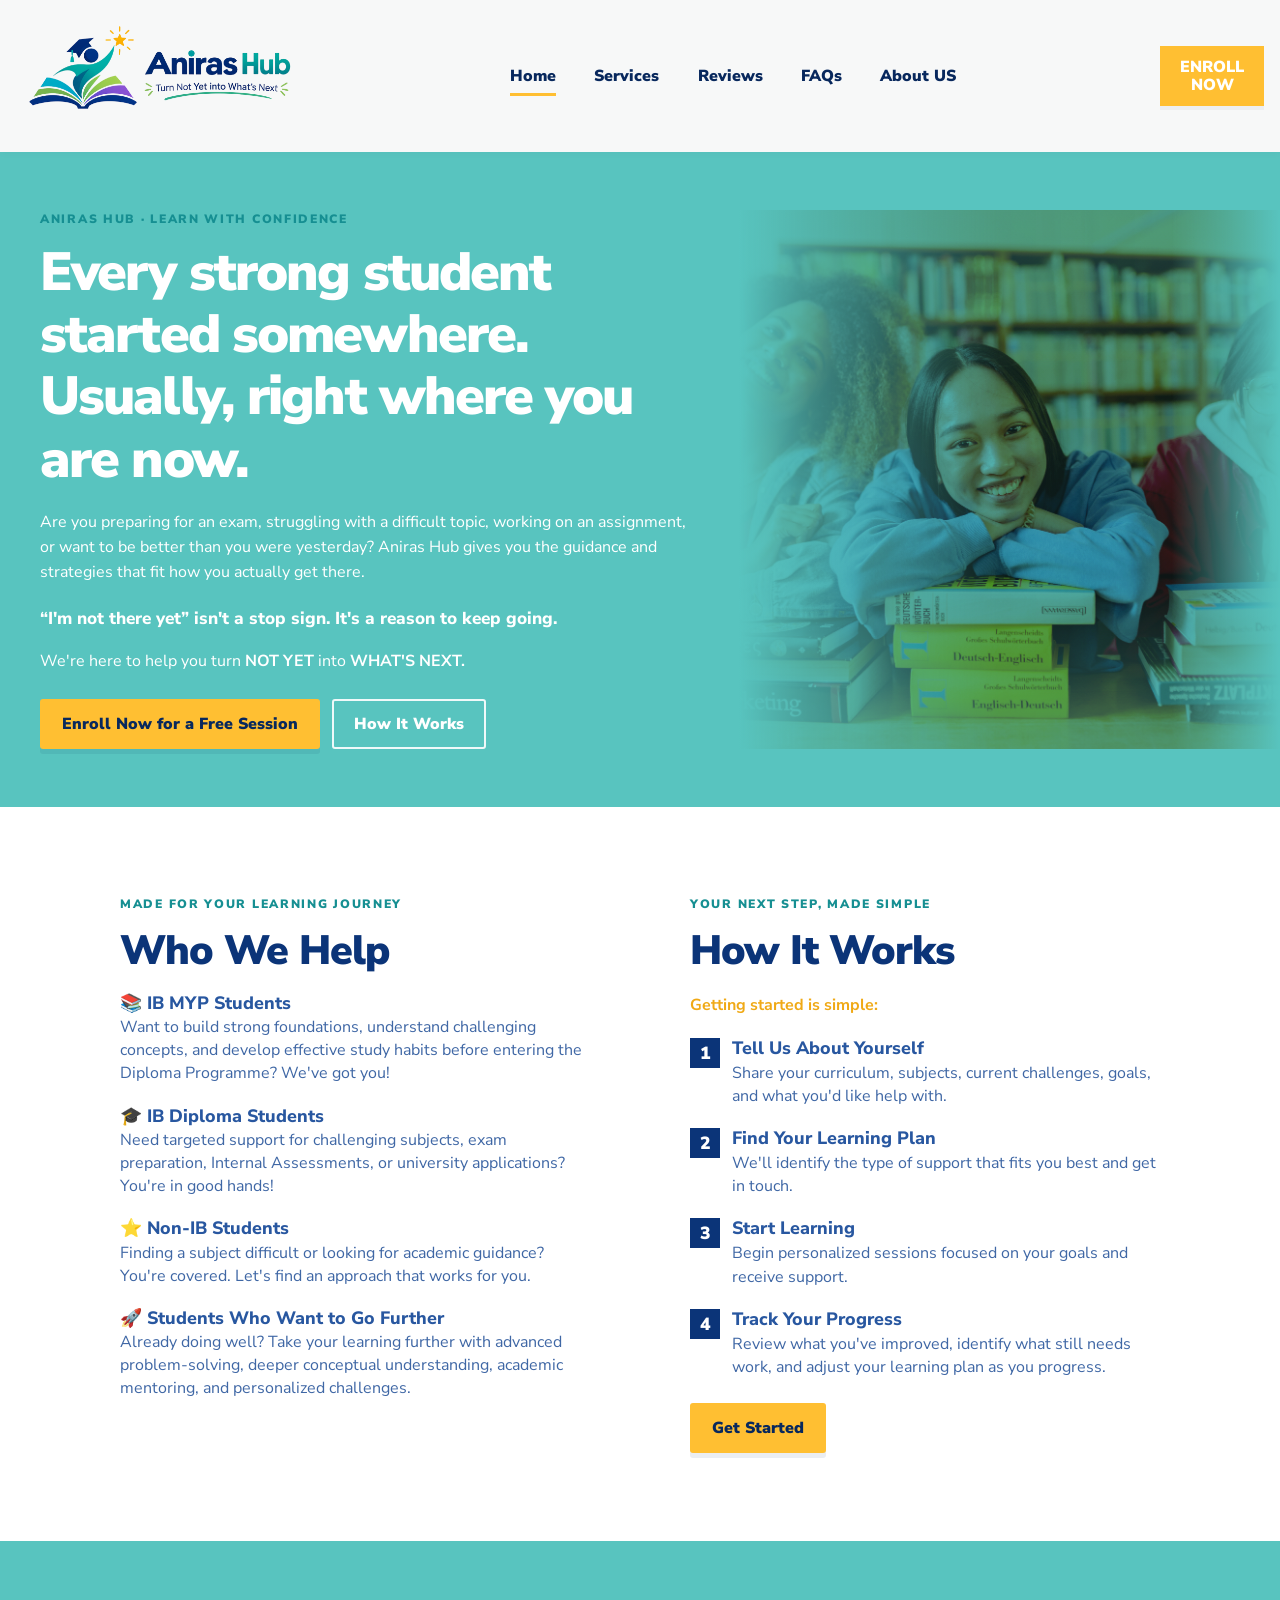
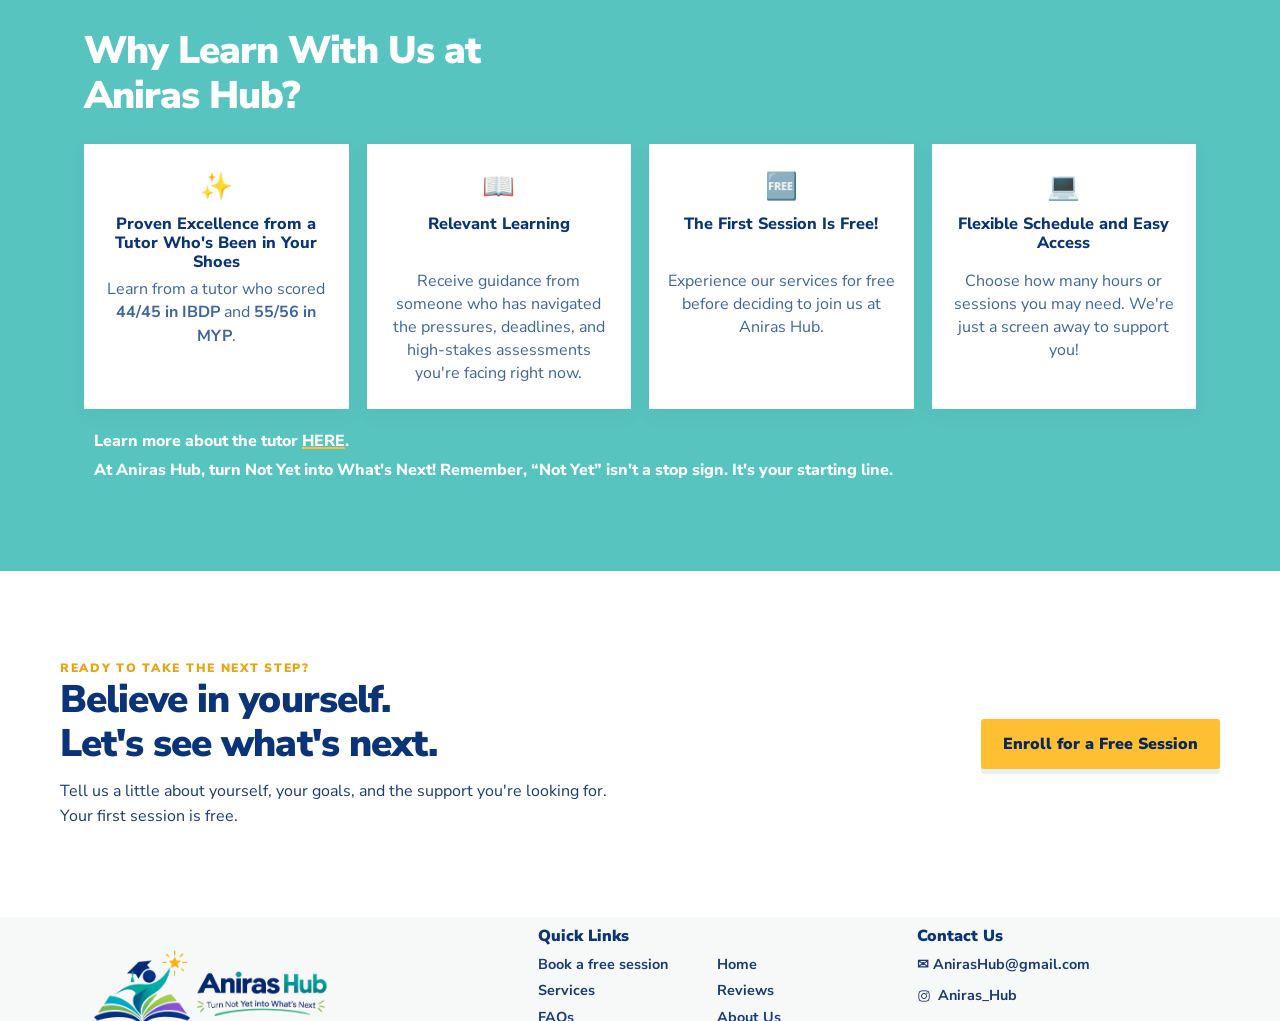
<file: index.html>
<!DOCTYPE html>
<html lang="en">
<head>

    <!-- Google tag (gtag.js) -->
<script async src="https://www.googletagmanager.com/gtag/js?id=G-6J0DE6ERBE"></script>
<script>
  window.dataLayer = window.dataLayer || [];
  function gtag(){dataLayer.push(arguments);}
  gtag('js', new Date());

  gtag('config', 'G-6J0DE6ERBE');
</script>
    
    <meta charset="UTF-8">
    <meta http-equiv="refresh" content="0; url=home.html">
    <meta name="viewport" content="width=device-width, initial-scale=1.0">
    <title>Redirecting...</title>
</head>
<body>
    <p>If you are not redirected automatically,
       <a href="home.html">click here</a>.</p>
</body>
</html>
</file>
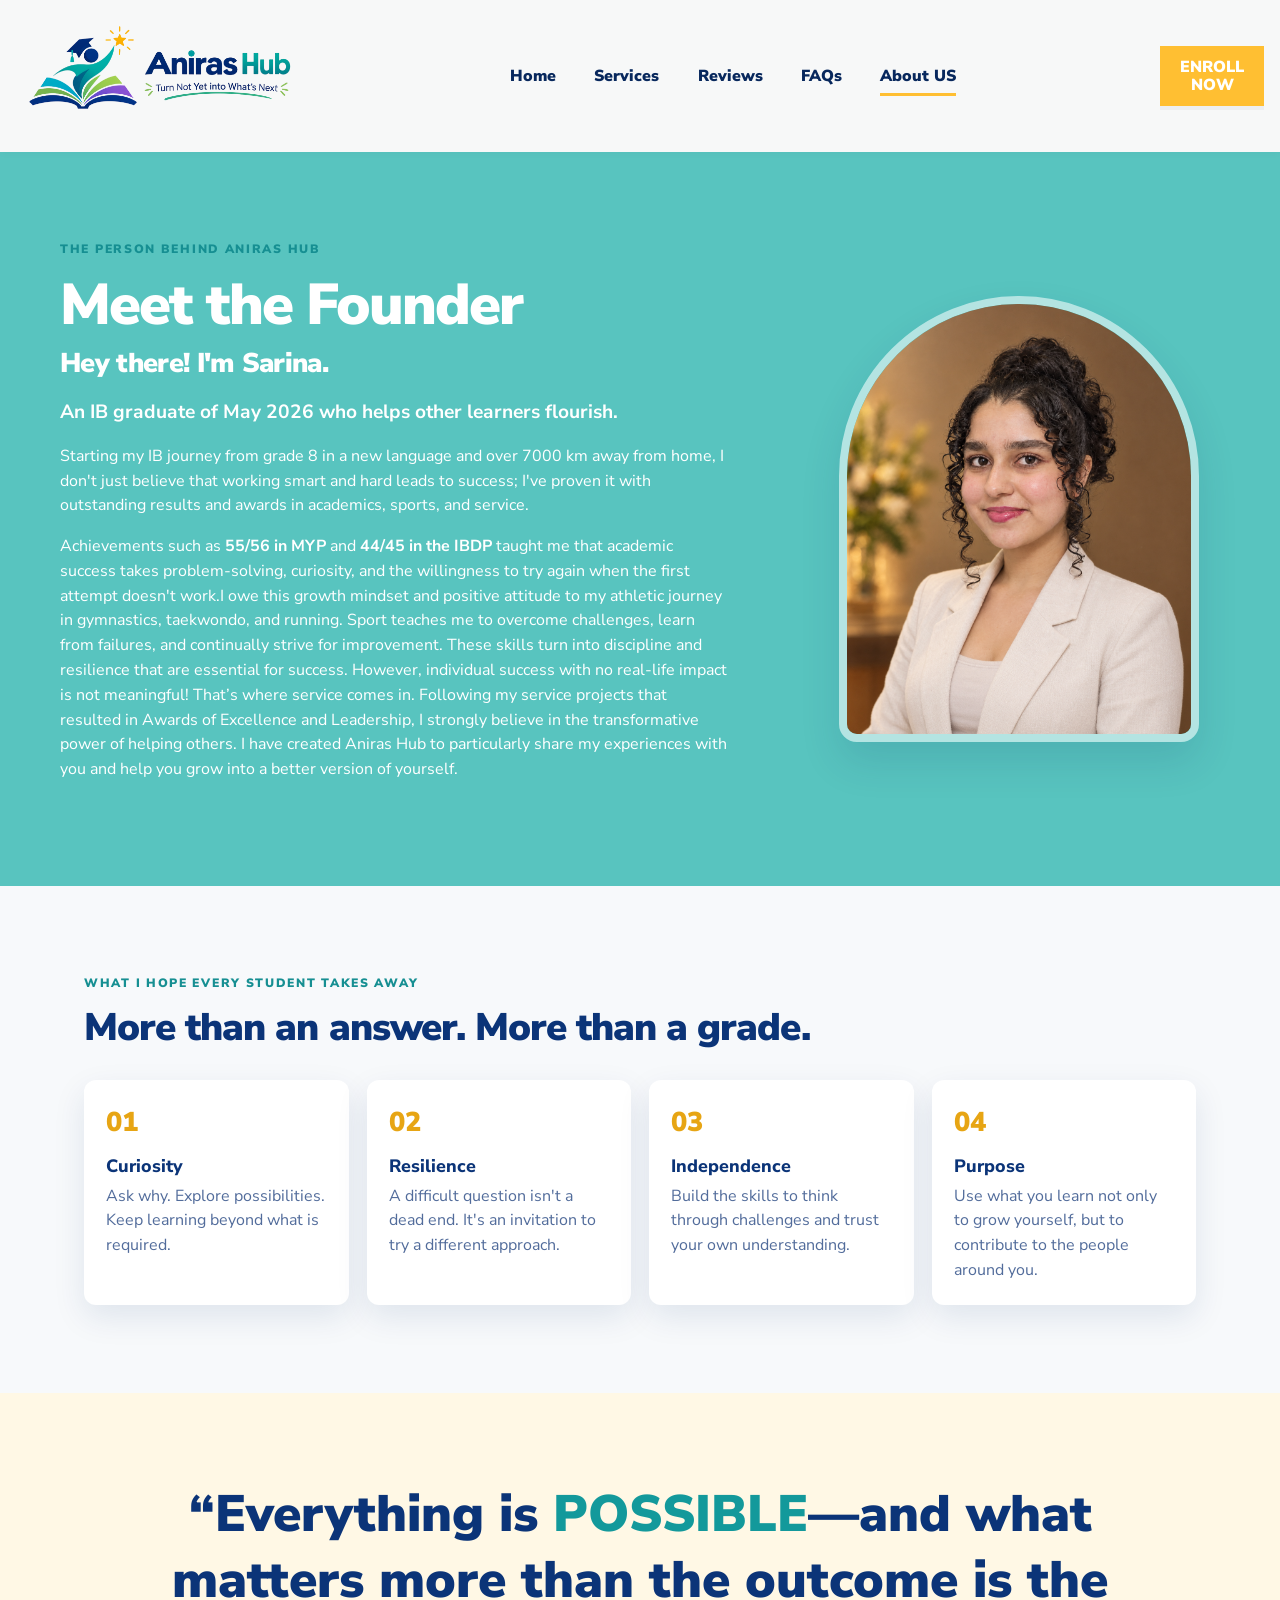
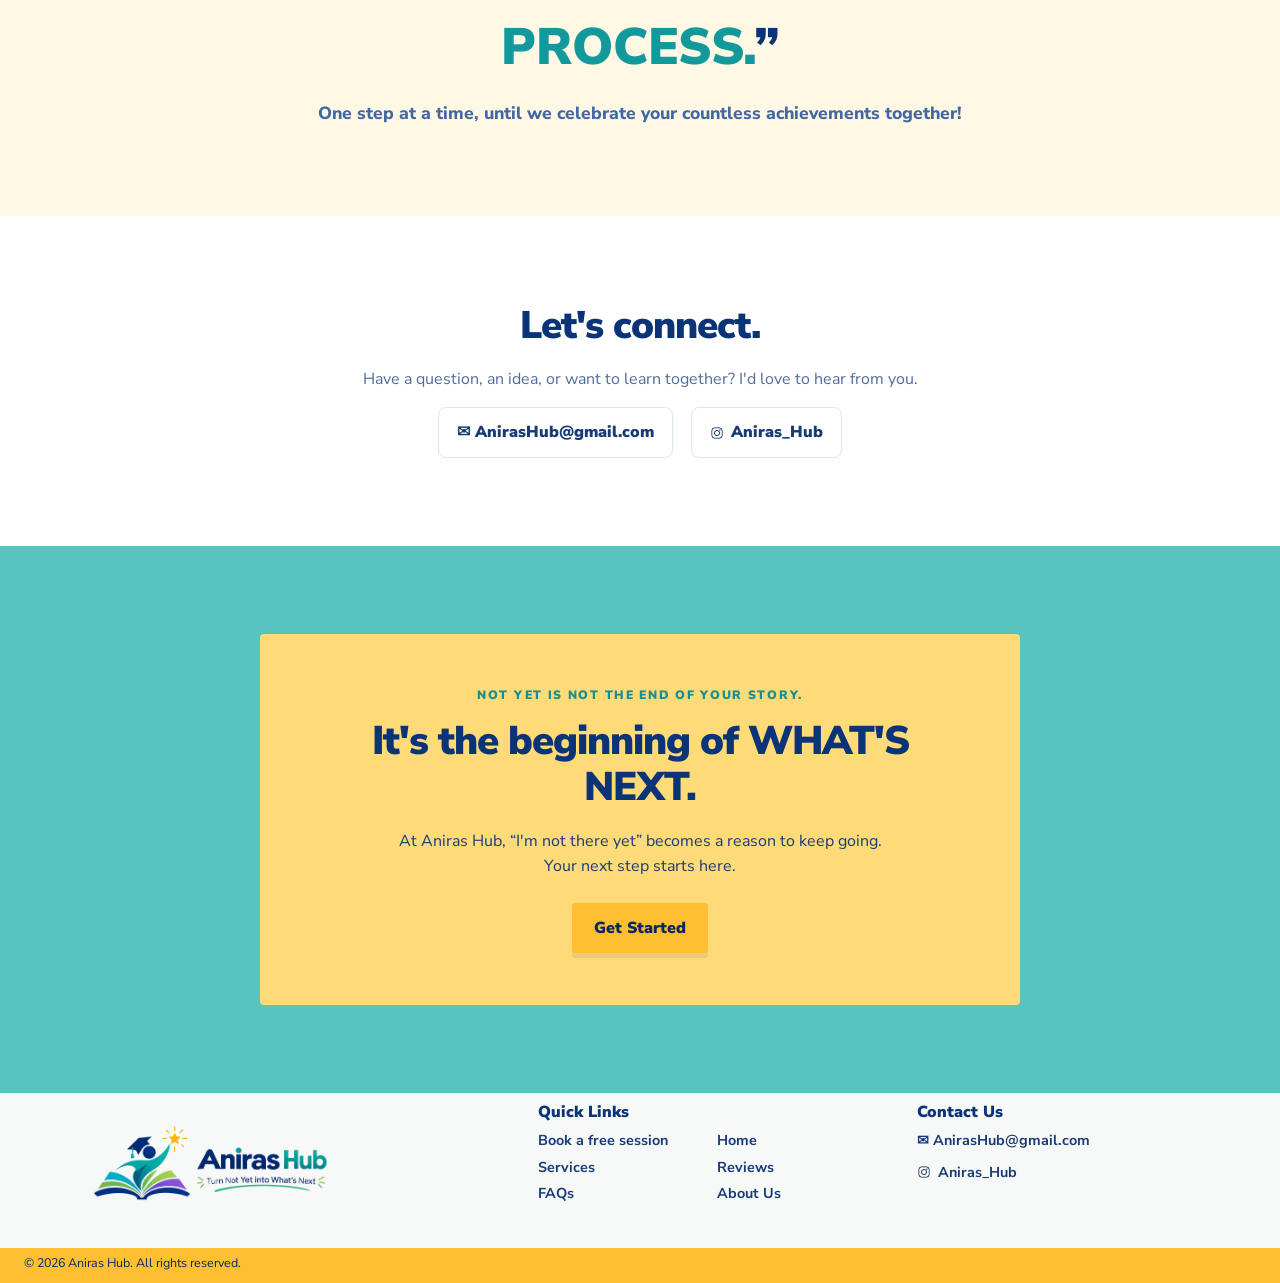
<file: about.html>
<!doctype html>
<html lang="en">
<head>

<!-- Google tag (gtag.js) -->
<script async src="https://www.googletagmanager.com/gtag/js?id=G-6J0DE6ERBE"></script>
<script>
  window.dataLayer = window.dataLayer || [];
  function gtag(){dataLayer.push(arguments);}
  gtag('js', new Date());

  gtag('config', 'G-6J0DE6ERBE');
</script>

    
    <meta charset="utf-8">
    <meta name="viewport" content="width=device-width, initial-scale=1">
    <meta name="description" content="Meet Sarina, founder of Aniras Hub, and discover the values behind the learning platform.">
    <title>About Us | Aniras Hub</title>
    <link rel="icon" href="assets/aniras-hub-logo.png">
    <link rel="preconnect" href="https://fonts.googleapis.com">
    <link rel="preconnect" href="https://fonts.gstatic.com" crossorigin>
    <link href="https://fonts.googleapis.com/css2?family=Nunito+Sans:wght@400;500;600;700;800;900&display=swap" rel="stylesheet">
    <link rel="stylesheet" href="styles.css">
    <script src="script.js" defer></script>
</head>

<body>
    <div id="site-header"></div>

    <main>
        <section class="about-hero section-pad">
            <div class="about-hero-copy">
                <p class="eyebrow">THE PERSON BEHIND ANIRAS HUB</p>
                <h1>Meet the Founder</h1>
                <h2>Hey there! I'm Sarina.</h2>
                <p class="lead">An IB graduate of May 2026 who helps other learners flourish.</p>
                <p>Starting my IB journey from grade 8 in a new language and over 7000 km away from home, I don't just believe that working smart and hard leads to success; I've proven it with outstanding results and awards in academics, sports, and service.</p>
                <p>Achievements such as <strong>55/56 in MYP</strong> and <strong>44/45 in the IBDP</strong> taught me that academic success takes problem-solving, curiosity, and the willingness to try again when the first attempt doesn't work.I owe this growth mindset and positive attitude to my athletic journey in gymnastics, taekwondo, and running. Sport teaches me to overcome challenges, learn from failures, and continually strive for improvement. These skills turn into discipline and resilience that are essential for success. However, individual success with no real-life impact is not meaningful! That’s where service comes in. Following my service projects that resulted in Awards of Excellence and Leadership, I strongly believe in the transformative power of helping others. I have created Aniras Hub to particularly share my experiences with you and help you grow into a better version of yourself.</p>
            </div>

            <div class="founder-photo-frame">
                <!-- FOUNDER PHOTO: replace assets/founder-sarina.png with your preferred photo, or update this src. -->
                <img src="assets/founder-sarina.png" alt="Sarina, founder of Aniras Hub">
            </div>
        </section>

        <section class="values-section section-pad">
            <div class="container">
                <p class="eyebrow">WHAT I HOPE EVERY STUDENT TAKES AWAY</p>
                <h2>More than an answer. More than a grade.</h2>

                <div class="values-grid">
                    <article>
                        <span>01</span>
                        <h3>Curiosity</h3>
                        <p>Ask why. Explore possibilities. Keep learning beyond what is required.</p>
                    </article>

                    <article>
                        <span>02</span>
                        <h3>Resilience</h3>
                        <p>A difficult question isn't a dead end. It's an invitation to try a different approach.</p>
                    </article>

                    <article>
                        <span>03</span>
                        <h3>Independence</h3>
                        <p>Build the skills to think through challenges and trust your own understanding.</p>
                    </article>

                    <article>
                        <span>04</span>
                        <h3>Purpose</h3>
                        <p>Use what you learn not only to grow yourself, but to contribute to the people around you.</p>
                    </article>
                </div>
            </div>
        </section>

        <section class="quote-section section-pad">
            <div class="container">
                <p class="quote-large">“Everything is <span>POSSIBLE</span>—and what matters more than the outcome is the <span>PROCESS.</span>”</p>
                <p class="quote-small">One step at a time, until we celebrate your countless achievements together!</p>
            </div>
        </section>

        <section class="about-contact section-pad">
            <div class="container">
                <h2>Let's connect.</h2>
                <p>Have a question, an idea, or want to learn together? I'd love to hear from you.</p>

                <div class="contact-links">
                    <a href="mailto:AnirasHub@gmail.com">
                        ✉ AnirasHub@gmail.com
                    </a>

                    <a href="https://www.instagram.com/sarina.alhdn/"
                       target="_blank"
                       rel="noopener">
                        <img
                            src="assets/insta-logo.png"
                            alt=""
                            class="instagram-icon"
                        >
                        <span>Aniras_Hub</span>
                    </a>
                </div>
            </div>
        </section>

        <section class="about-final-cta section-pad">
            <div class="cta-panel">
                <p class="eyebrow">NOT YET IS NOT THE END OF YOUR STORY.</p>
                <h2>It's the beginning of WHAT'S NEXT.</h2>
                <p>At Aniras Hub, “I'm not there yet” becomes a reason to keep going.<br> Your next step starts here.</p>
                <a class="button button-yellow" href="https://forms.gle/1qeqk1FDT8qyGmPd8" target="_blank" rel="noopener">Get Started</a>
            </div>
        </section>
    </main>

    <div id="site-footer"></div>
</body>
</html>
</file>
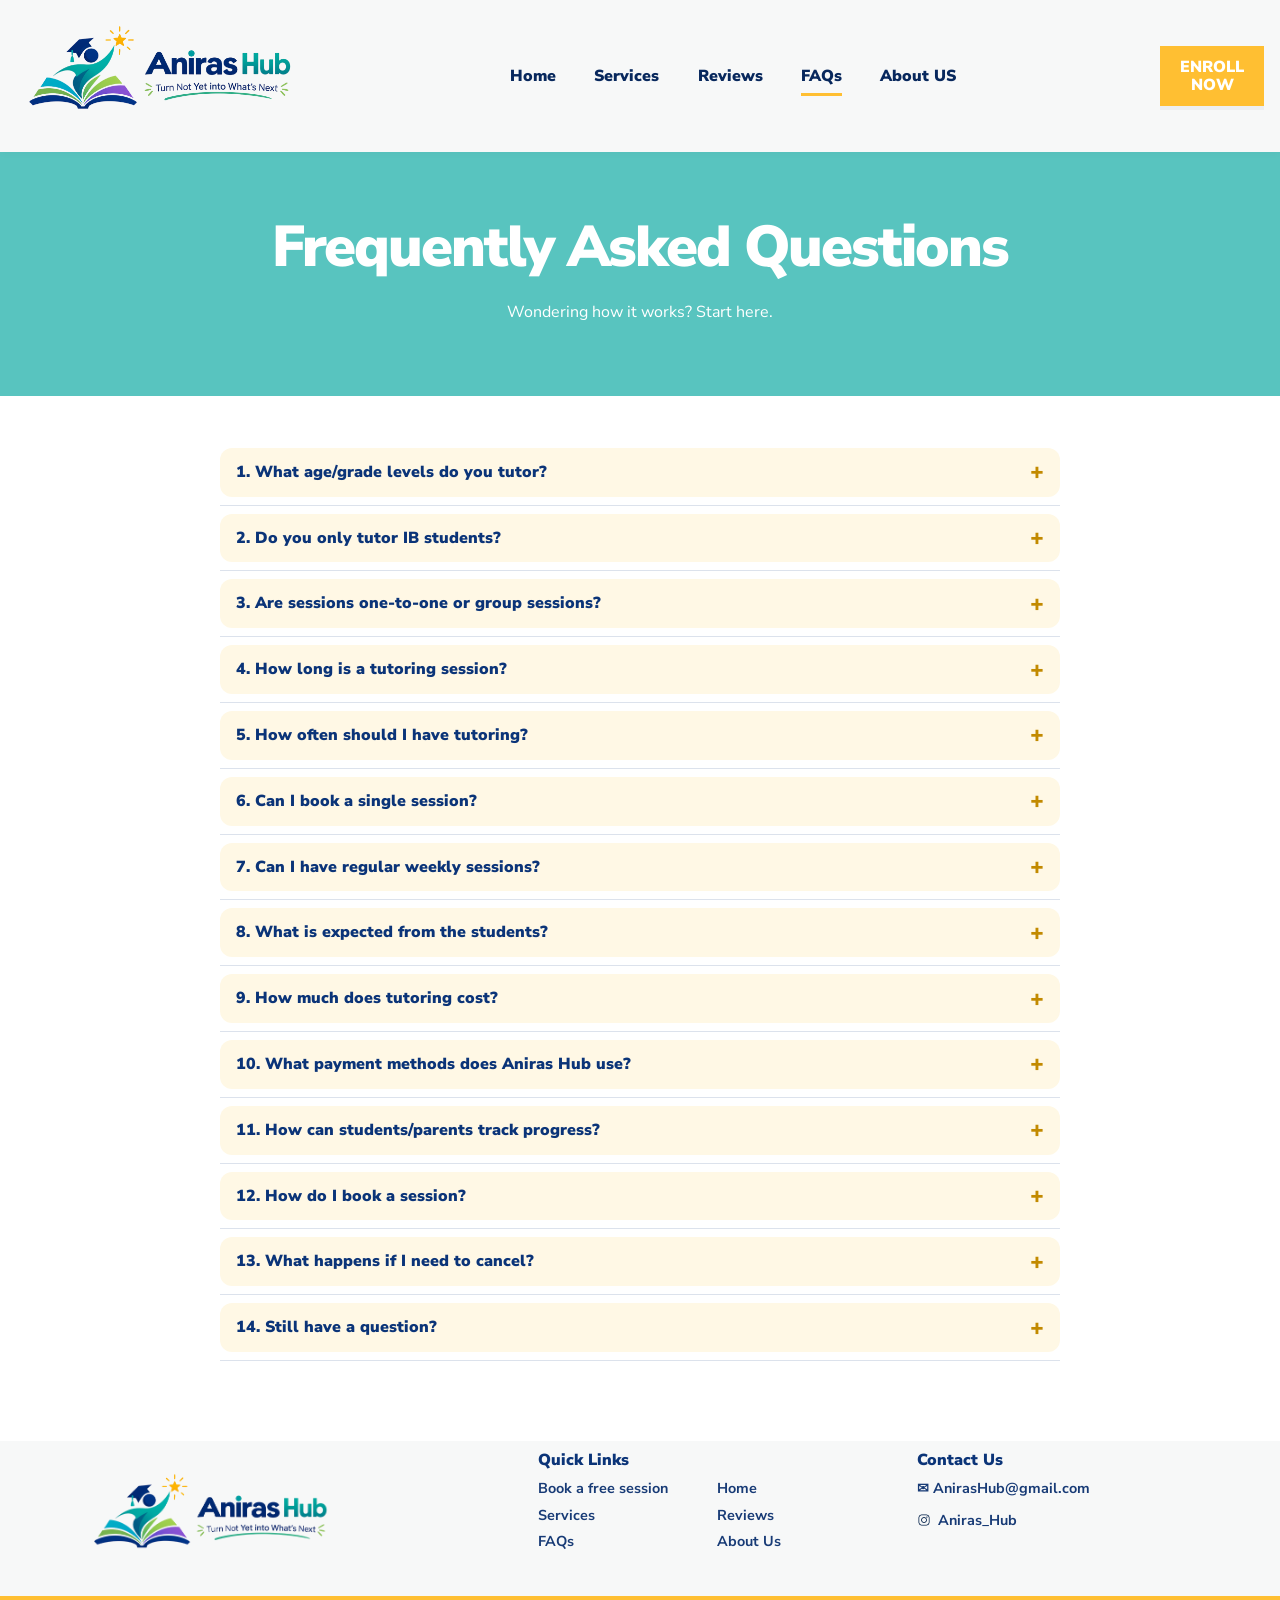
<file: faqs.html>
<!doctype html>
<html lang="en">
<head>

<!-- Google tag (gtag.js) -->
<script async src="https://www.googletagmanager.com/gtag/js?id=G-6J0DE6ERBE"></script>
<script>
  window.dataLayer = window.dataLayer || [];
  function gtag(){dataLayer.push(arguments);}
  gtag('js', new Date());

  gtag('config', 'G-6J0DE6ERBE');
</script>

    
    <meta charset="utf-8">
    <meta name="viewport" content="width=device-width, initial-scale=1">
    <meta name="description" content="Answers to common questions about Aniras Hub tutoring and academic support.">
    <title>FAQs | Aniras Hub</title>
    <link rel="icon" href="assets/aniras-hub-logo.png">
    <link rel="preconnect" href="https://fonts.googleapis.com">
    <link rel="preconnect" href="https://fonts.gstatic.com" crossorigin>
    <link href="https://fonts.googleapis.com/css2?family=Nunito+Sans:wght@400;500;600;700;800;900&display=swap" rel="stylesheet">
    <link rel="stylesheet" href="styles.css">
    <script src="script.js" defer></script>
</head>

<body>
    <div id="site-header"></div>

    <main>
        <section class="faq-hero">
            <h1>Frequently Asked Questions</h1>
            <p>Wondering how it works? Start here.</p>
        </section>

        <section class="faq-list container section-pad" aria-label="Frequently asked questions">
            <details class="faq-item">
                <summary>1. What age/grade levels do you tutor?</summary>
                <div class="faq-answer">
                    <p>We currently support students from grade 6–12.</p>
                </div>
            </details>

            <details class="faq-item">
                <summary>2. Do you only tutor IB students?</summary>
                <div class="faq-answer">
                    <p>Our main focus is IB MYP and DP students. However, some services may also be suitable for students outside the IB depending on the subject and their goals.</p>
                </div>
            </details>

            <details class="faq-item">
                <summary>3. Are sessions one-to-one or group sessions?</summary>
                <div class="faq-answer">
                    <p>Our tutoring is primarily one-to-one, allowing sessions to be tailored to each student's needs and pace. Based on availability, group sessions are offered to tutees who wish to use this service.</p>
                </div>
            </details>

            <details class="faq-item">
                <summary>4. How long is a tutoring session?</summary>
                <div class="faq-answer">
                    <p>Sessions are typically 60 minutes, depending on the student's needs and service selected.</p>
                </div>
            </details>

            <details class="faq-item">
                <summary>5. How often should I have tutoring?</summary>
                <div class="faq-answer">
                    <p>There is no universal answer. Some students benefit from weekly sessions, while others may need more intensive support before exams. We'll recommend a schedule based on your goals, workload, and available time.</p>
                </div>
            </details>

            <details class="faq-item">
                <summary>6. Can I book a single session?</summary>
                <div class="faq-answer">
                    <p>Yes. You may also book a <strong>free 20-minute session</strong> to receive a consultation and experience our services before joining Aniras Hub.</p>
                </div>
            </details>

            <details class="faq-item">
                <summary>7. Can I have regular weekly sessions?</summary>
                <div class="faq-answer">
                    <p>Yes. Regular sessions can be arranged for students who want ongoing support and progress tracking. You may contact us to find out about available packages and discounts.</p>
                </div>
            </details>

            <details class="faq-item">
                <summary>8. What is expected from the students?</summary>
                <div class="faq-answer">
                    <p>Students are expected to have access to Google Meet and be on time for classes.</p>
                    <p>To ensure efficient use of time and high-quality tutoring sessions, students must email the tutor at least 6 hours before their class to communicate the topics or questions they need assistance with during the session.</p>
                </div>
            </details>

            <details class="faq-item">
                <summary>9. How much does tutoring cost?</summary>
                <div class="faq-answer">
                    <p>Depending on the subject and grade level, some services are free and some are paid. To find more details, you may click <a href="https://forms.gle/1qeqk1FDT8qyGmPd8" target="_blank" rel="noopener">here</a>.</p>
                </div>
            </details>

            <details class="faq-item">
                <summary>10. What payment methods does Aniras Hub use?</summary>
                <div class="faq-answer">
                    <p>PayPal and e-transfer.</p>
                </div>
            </details>

            <details class="faq-item">
                <summary>11. How can students/parents track progress?</summary>
                <div class="faq-answer">
                    <p>You can receive periodic progress updates covering topics studied, areas of improvement, and recommended next steps.</p>
                </div>
            </details>

            <details class="faq-item">
                <summary>12. How do I book a session?</summary>
                <div class="faq-answer">
                    <p>Fill out <a href="https://forms.gle/1qeqk1FDT8qyGmPd8" target="_blank" rel="noopener">this form</a>.</p>
                </div>
            </details>

            <details class="faq-item">
                <summary>13. What happens if I need to cancel?</summary>
                <div class="faq-answer">
                    <p>Let us know at least 6 hours before the session by emailing us at <a href="mailto:AnirasHub@gmail.com">AnirasHub@gmail.com</a> and making the necessary changes on the calendar.</p>
                </div>
            </details>

            <details class="faq-item">
                <summary>14. Still have a question?</summary>
                <div class="faq-answer">
                    <p>We're happy to help. Contact us either at <a href="mailto:AnirasHub@gmail.com">AnirasHub@gmail.com</a>, or <a href="https://www.instagram.com/sarina.alhdn/" target="_blank" rel="noopener">Aniras_Hub</a>.</p>
                </div>
            </details>
        </section>
    </main>

    <div id="site-footer"></div>
</body>
</html>
</file>
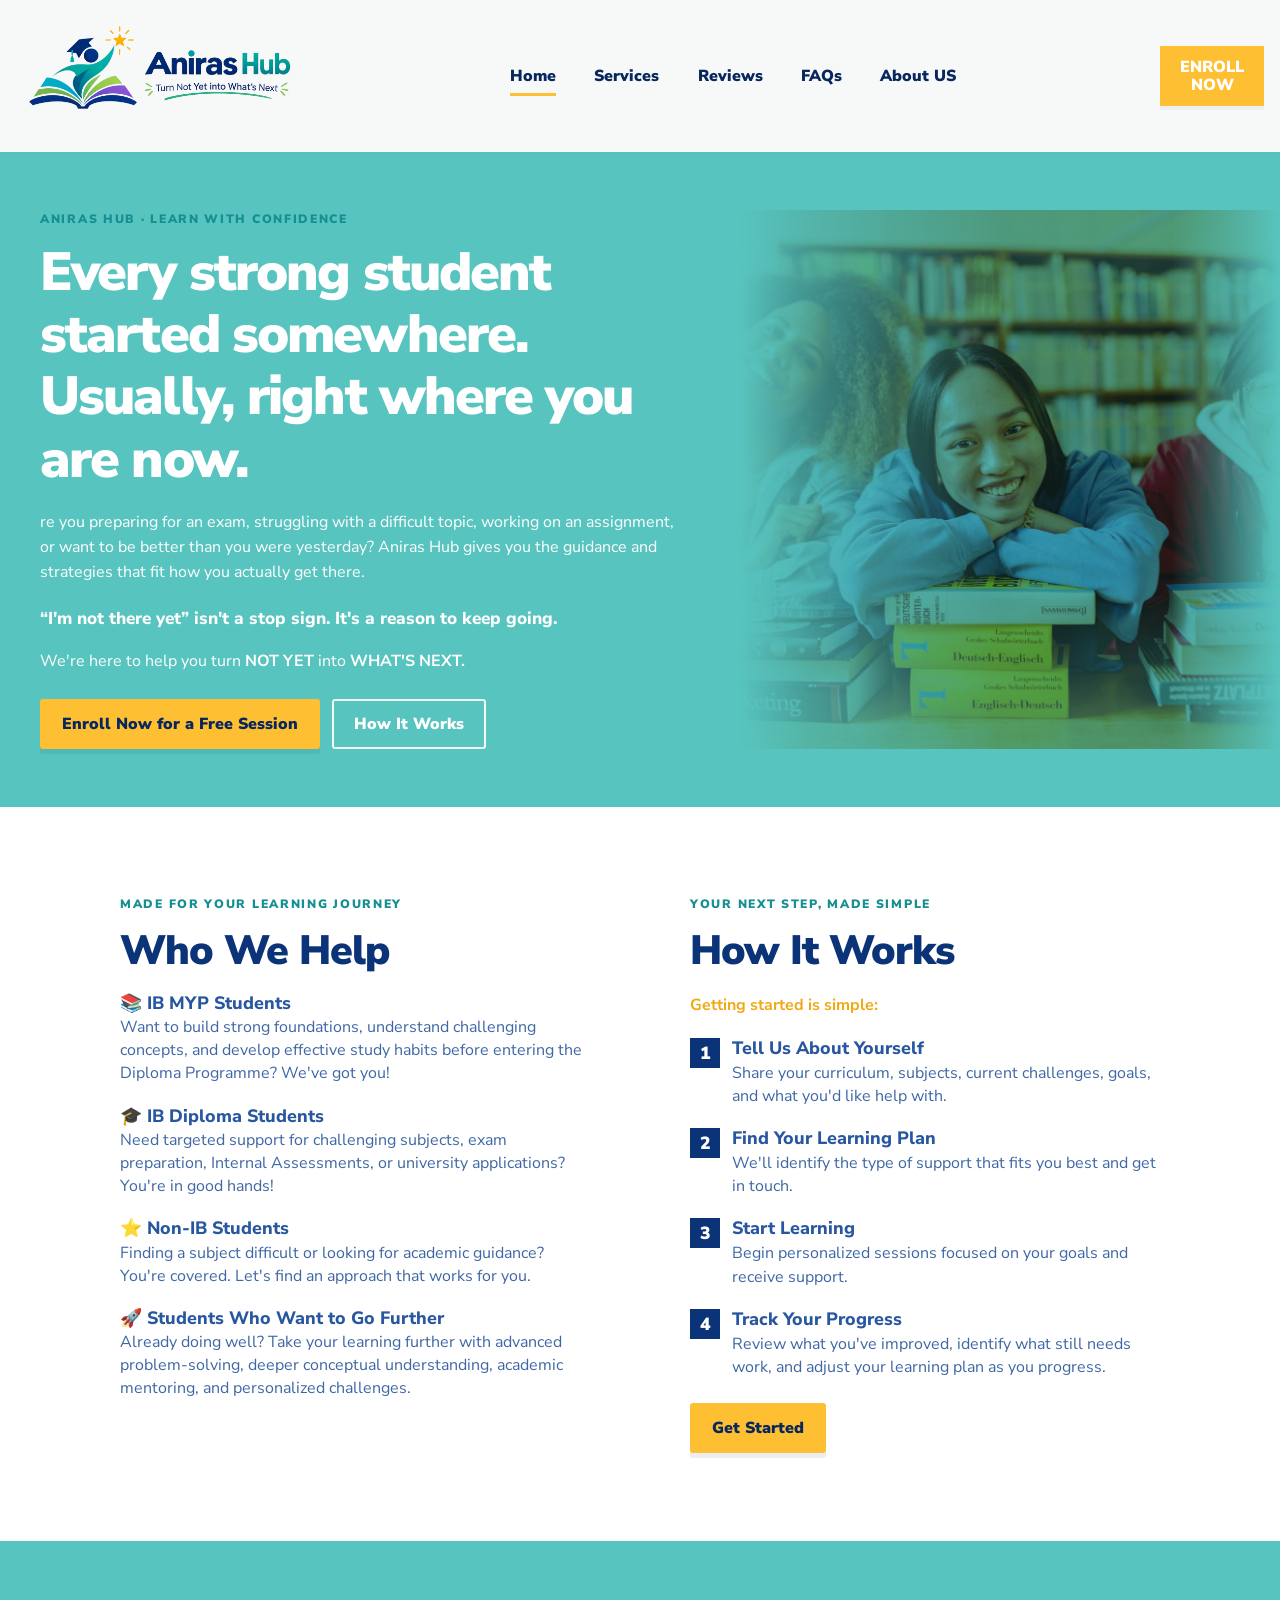
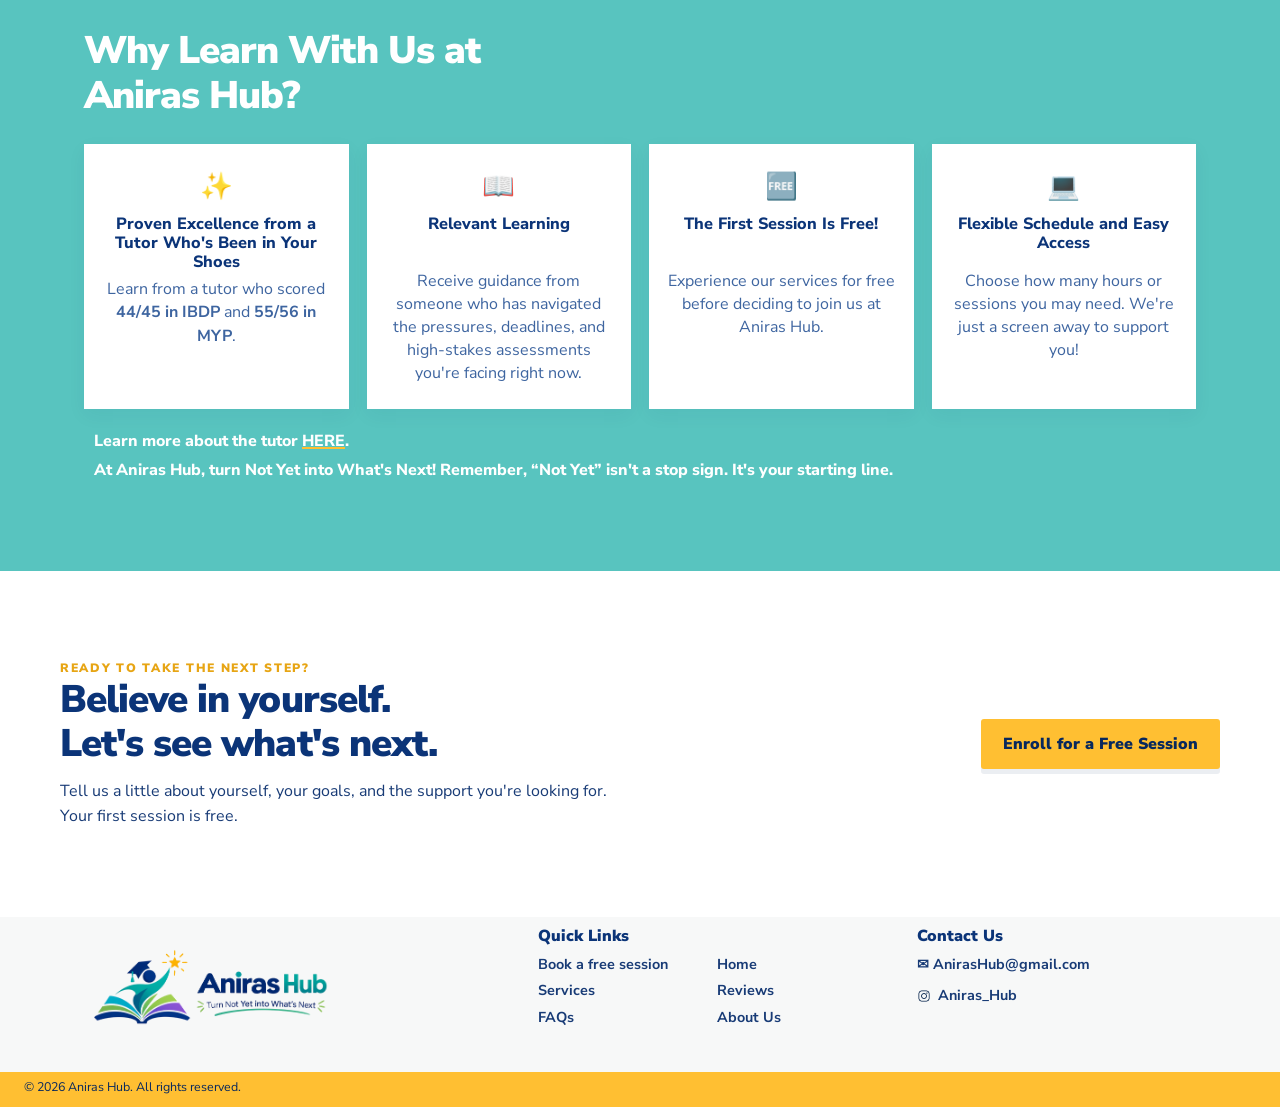
<file: Home.html>
<!doctype html>
<html lang="en">
<head>
  <meta charset="utf-8">
  <meta name="viewport" content="width=device-width, initial-scale=1">
  <meta name="description" content="Personalized tutoring and academic guidance for IB MYP, IB Diploma, and other students at Aniras Hub.">
  <title>Aniras Hub | Turn Not Yet into What's Next</title>
  <link rel="icon" href="assets/aniras-hub-logo.png">
  <link rel="preconnect" href="https://fonts.googleapis.com">
  <link rel="preconnect" href="https://fonts.gstatic.com" crossorigin>
  <link href="https://fonts.googleapis.com/css2?family=Nunito+Sans:wght@400;500;600;700;800;900&display=swap" rel="stylesheet">
  <link rel="stylesheet" href="styles.css">
  <script src="script.js" defer></script>
</head>
<body>
  <div id="site-header"></div>
  <main>
    <section class="hero home-hero">
      <div class="hero-copy">
        <p class="eyebrow">ANIRAS HUB · LEARN WITH CONFIDENCE</p>
        <h1>Every strong student started somewhere.<br><span>Usually, right where you are now.</span></h1>
        <p>re you preparing for an exam, struggling with a difficult topic, working on an assignment, or want to be better than you were yesterday? Aniras Hub gives you the guidance and strategies that fit how you actually get there.</p>
        <p class="hero-emphasis">“I'm not there yet” isn't a stop sign. It's a reason to keep going.</p>
        <p>We're here to help you turn <strong>NOT YET</strong> into <strong>WHAT'S NEXT.</strong></p>
        <div class="button-row">
          <a class="button button-yellow" href="https://forms.gle/1qeqk1FDT8qyGmPd8" target="_blank" rel="noopener">Enroll Now for a Free Session</a>
          <a class="button button-outline" href="#who-we-help">How It Works</a>
        </div>
      </div>
      <div class="hero-photo-wrap">
        <!-- IMAGE LOCATION: replace assets/students.jpg with your own file or change the URL here. -->
        <img src="assets/students.jpg" alt="Students learning together in a library" class="hero-photo">
      </div>
    </section>

    <section class="split-section section-pad" id="who-we-help">
      <div class="who-list">
        <p class="eyebrow">MADE FOR YOUR LEARNING JOURNEY</p>
        <h2>Who We Help</h2>
        <article class="audience-item"><h3>📚 IB MYP Students</h3><p>Want to build strong foundations, understand challenging concepts, and develop effective study habits before entering the Diploma Programme? We've got you!</p></article>
        <article class="audience-item"><h3>🎓 IB Diploma Students</h3><p>Need targeted support for challenging subjects, exam preparation, Internal Assessments, or university applications? You're in good hands!</p></article>
        <article class="audience-item"><h3>⭐ Non-IB Students</h3><p>Finding a subject difficult or looking for academic guidance? You're covered. Let's find an approach that works for you.</p></article>
        <article class="audience-item"><h3>🚀 Students Who Want to Go Further</h3><p>Already doing well? Take your learning further with advanced problem-solving, deeper conceptual understanding, academic mentoring, and personalized challenges.</p></article>
      </div>
      <div class="steps-list">
        <p class="eyebrow">YOUR NEXT STEP, MADE SIMPLE</p>
        <h2>How It Works</h2>
        <p class="section-intro">Getting started is simple:</p>
        <ol class="steps">
          <li><span class="step-number">1</span><div><h3>Tell Us About Yourself</h3><p>Share your curriculum, subjects, current challenges, goals, and what you'd like help with.</p></div></li>
          <li><span class="step-number">2</span><div><h3>Find Your Learning Plan</h3><p>We'll identify the type of support that fits you best and get in touch.</p></div></li>
          <li><span class="step-number">3</span><div><h3>Start Learning</h3><p>Begin personalized sessions focused on your goals and receive support.</p></div></li>
          <li><span class="step-number">4</span><div><h3>Track Your Progress</h3><p>Review what you've improved, identify what still needs work, and adjust your learning plan as you progress.</p></div></li>
        </ol>
        <a class="button button-yellow" href="https://forms.gle/1qeqk1FDT8qyGmPd8" target="_blank" rel="noopener">Get Started</a>
      </div>
    </section>

    <section class="benefits-section section-pad">
      <div class="container">
        <h2>Why Learn With Us at<br>Aniras Hub?</h2>
        <div class="benefit-grid">
          <article class="benefit-card"><span class="benefit-icon">✨</span><h3>Proven Excellence from a Tutor Who's Been in Your Shoes</h3><p>Learn from a tutor who scored <strong>44/45 in IBDP</strong> and <strong>55/56 in MYP</strong>.</p></article>
          <article class="benefit-card"><span class="benefit-icon">📖</span><h3>Relevant Learning</h3><p>Receive guidance from someone who has navigated the pressures, deadlines, and high-stakes assessments you're facing right now.</p></article>
          <article class="benefit-card"><span class="benefit-icon">🆓</span><h3>The First Session Is Free!</h3><p>Experience our services for free before deciding to join us at Aniras Hub.</p></article>
          <article class="benefit-card"><span class="benefit-icon">💻</span><h3>Flexible Schedule and Easy Access</h3><p>Choose how many hours or sessions you may need. We're just a screen away to support you!</p></article>
        </div>
        <p class="tutor-link">Learn more about the tutor <a href="about.html">HERE</a>.</p>
        <p class="brand-line">At Aniras Hub, turn Not Yet into What's Next! Remember, “Not Yet” isn't a stop sign. It's your starting line.</p>
      </div>
    </section>

    <section class="final-cta section-pad">
      <div><p class="eyebrow">READY TO TAKE THE NEXT STEP?</p><h2>Believe in yourself.<br>Let's see what's next.</h2><p>Tell us a little about yourself, your goals, and the support you're looking for.<br>Your first session is free.</p></div>
      <a class="button button-yellow" href="https://forms.gle/1qeqk1FDT8qyGmPd8" target="_blank" rel="noopener">Enroll for a Free Session</a>
    </section>
  </main>
  <div id="site-footer"></div>
</body>
</html>
</file>
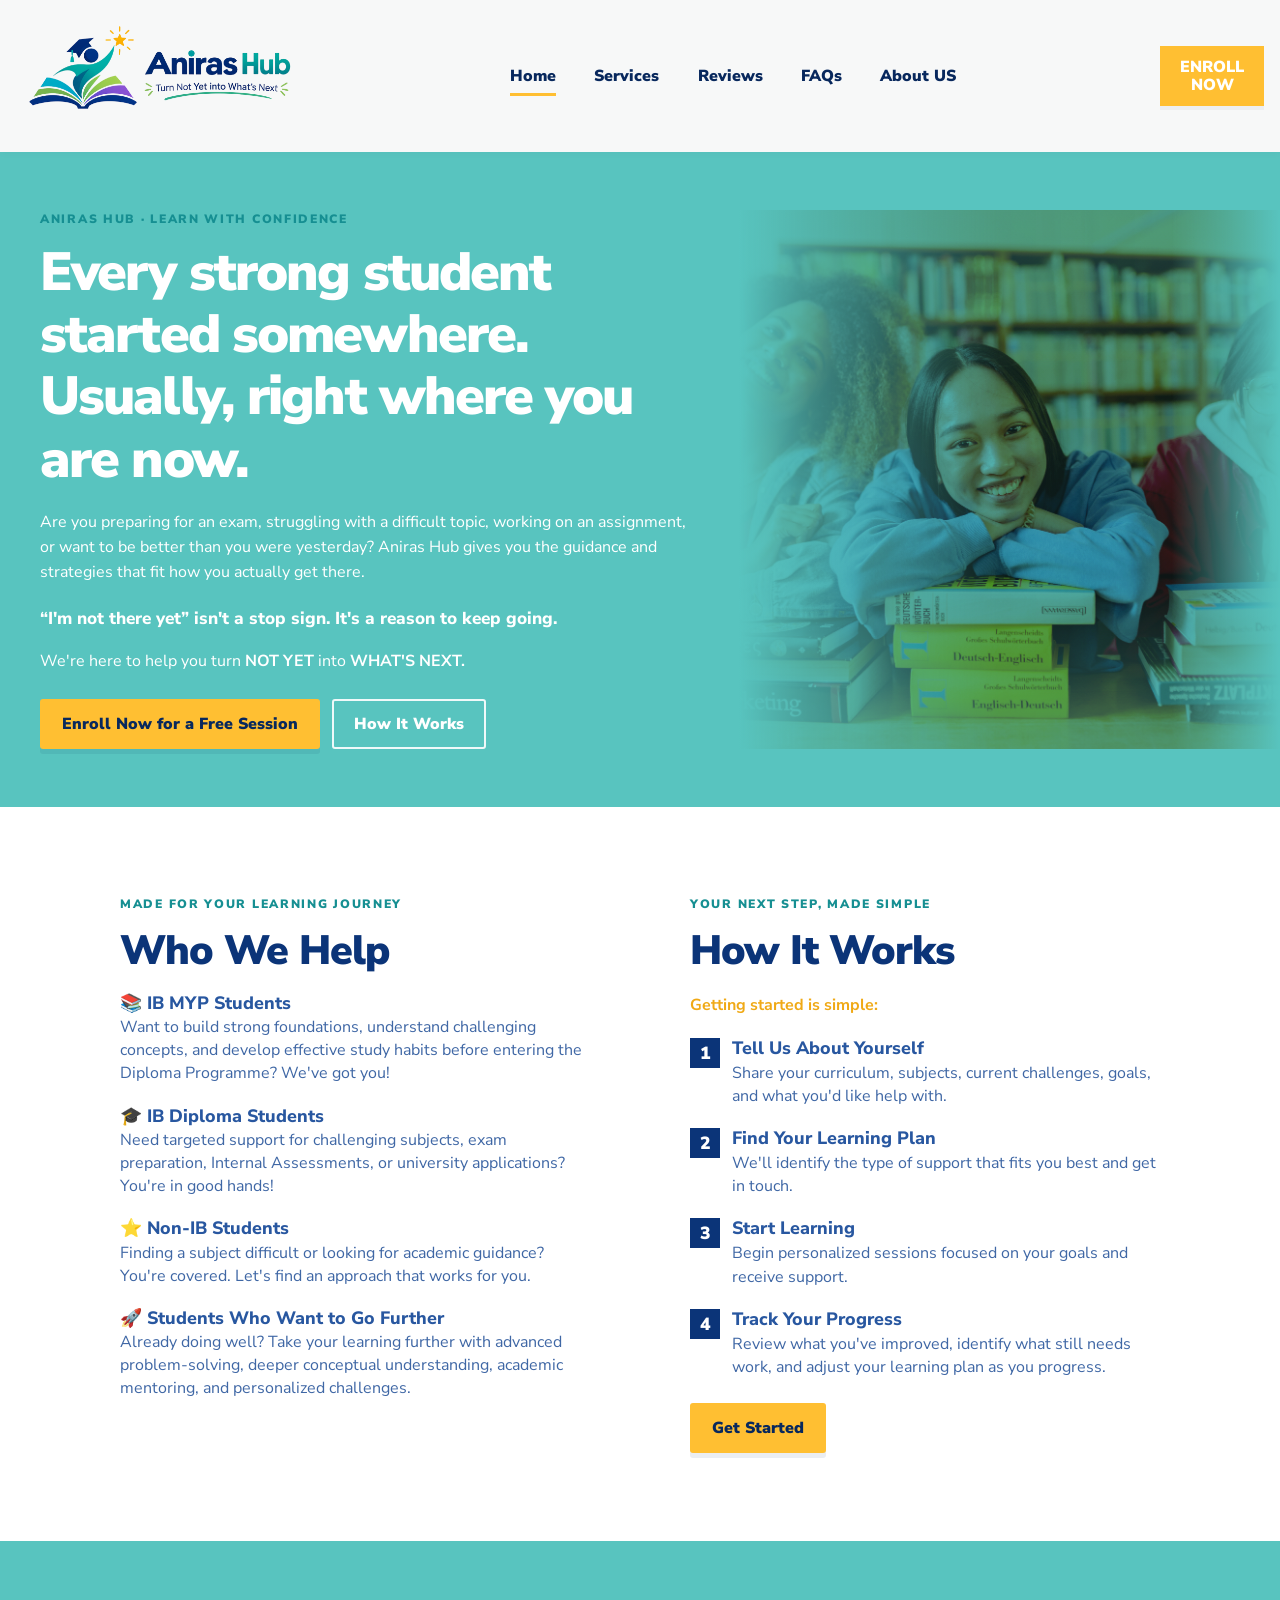
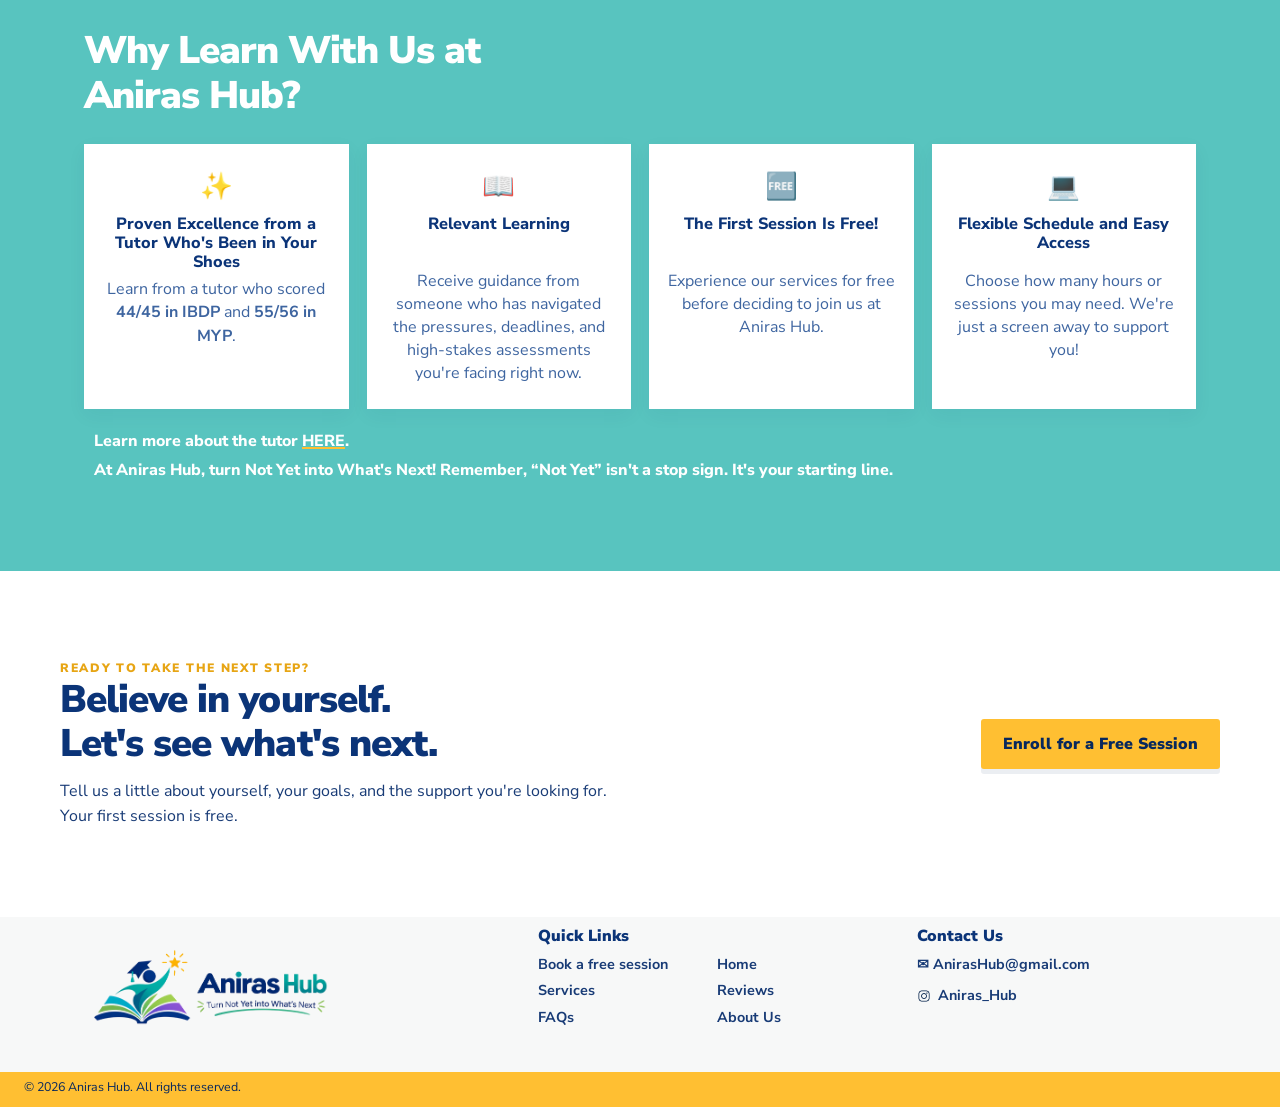
<file: home.html>
<!doctype html>
<html lang="en">
<head>
  
  <!-- Google tag (gtag.js) -->
<script async src="https://www.googletagmanager.com/gtag/js?id=G-6J0DE6ERBE"></script>
<script>
  window.dataLayer = window.dataLayer || [];
  function gtag(){dataLayer.push(arguments);}
  gtag('js', new Date());

  gtag('config', 'G-6J0DE6ERBE');
</script>

  <meta charset="utf-8">
  <meta name="viewport" content="width=device-width, initial-scale=1">
  <meta name="description" content="Personalized tutoring and academic guidance for IB MYP, IB Diploma, and other students at Aniras Hub.">
  <meta name="google-site-verification" content="mnieA40EhO6wT0RHz2uZDeQrHmg2byRC86AqTiyOsdM" />
  <title>Aniras Hub | Turn Not Yet into What's Next</title>
  <link rel="icon" href="assets/aniras-hub-logo.png">
  <link rel="preconnect" href="https://fonts.googleapis.com">
  <link rel="preconnect" href="https://fonts.gstatic.com" crossorigin>
  <link href="https://fonts.googleapis.com/css2?family=Nunito+Sans:wght@400;500;600;700;800;900&display=swap" rel="stylesheet">
  <link rel="stylesheet" href="styles.css">
  <script src="script.js" defer></script>
</head>
<body>
  <div id="site-header"></div>
  <main>
    <section class="hero home-hero">
      <div class="hero-copy">
        <p class="eyebrow">ANIRAS HUB · LEARN WITH CONFIDENCE</p>
        <h1>Every strong student started somewhere.<br><span>Usually, right where you are now.</span></h1>
        <p>Are you preparing for an exam, struggling with a difficult topic, working on an assignment, or want to be better than you were yesterday? Aniras Hub gives you the guidance and strategies that fit how you actually get there.</p>
        <p class="hero-emphasis">“I'm not there yet” isn't a stop sign. It's a reason to keep going.</p>
        <p>We're here to help you turn <strong>NOT YET</strong> into <strong>WHAT'S NEXT.</strong></p>
        <div class="button-row">
          <a class="button button-yellow" href="https://forms.gle/1qeqk1FDT8qyGmPd8" target="_blank" rel="noopener">Enroll Now for a Free Session</a>
          <a class="button button-outline" href="#who-we-help">How It Works</a>
        </div>
      </div>
      <div class="hero-photo-wrap">
        <!-- IMAGE LOCATION: replace assets/students.jpg with your own file or change the URL here. -->
        <img src="assets/students.jpg" alt="Students learning together in a library" class="hero-photo">
      </div>
    </section>

    <section class="split-section section-pad" id="who-we-help">
      <div class="who-list">
        <p class="eyebrow">MADE FOR YOUR LEARNING JOURNEY</p>
        <h2>Who We Help</h2>
        <article class="audience-item"><h3>📚 IB MYP Students</h3><p>Want to build strong foundations, understand challenging concepts, and develop effective study habits before entering the Diploma Programme? We've got you!</p></article>
        <article class="audience-item"><h3>🎓 IB Diploma Students</h3><p>Need targeted support for challenging subjects, exam preparation, Internal Assessments, or university applications? You're in good hands!</p></article>
        <article class="audience-item"><h3>⭐ Non-IB Students</h3><p>Finding a subject difficult or looking for academic guidance? You're covered. Let's find an approach that works for you.</p></article>
        <article class="audience-item"><h3>🚀 Students Who Want to Go Further</h3><p>Already doing well? Take your learning further with advanced problem-solving, deeper conceptual understanding, academic mentoring, and personalized challenges.</p></article>
      </div>
      <div class="steps-list">
        <p class="eyebrow">YOUR NEXT STEP, MADE SIMPLE</p>
        <h2>How It Works</h2>
        <p class="section-intro">Getting started is simple:</p>
        <ol class="steps">
          <li><span class="step-number">1</span><div><h3>Tell Us About Yourself</h3><p>Share your curriculum, subjects, current challenges, goals, and what you'd like help with.</p></div></li>
          <li><span class="step-number">2</span><div><h3>Find Your Learning Plan</h3><p>We'll identify the type of support that fits you best and get in touch.</p></div></li>
          <li><span class="step-number">3</span><div><h3>Start Learning</h3><p>Begin personalized sessions focused on your goals and receive support.</p></div></li>
          <li><span class="step-number">4</span><div><h3>Track Your Progress</h3><p>Review what you've improved, identify what still needs work, and adjust your learning plan as you progress.</p></div></li>
        </ol>
        <a class="button button-yellow" href="https://forms.gle/1qeqk1FDT8qyGmPd8" target="_blank" rel="noopener">Get Started</a>
      </div>
    </section>

    <section class="benefits-section section-pad">
      <div class="container">
        <h2>Why Learn With Us at<br>Aniras Hub?</h2>
        <div class="benefit-grid">
          <article class="benefit-card"><span class="benefit-icon">✨</span><h3>Proven Excellence from a Tutor Who's Been in Your Shoes</h3><p>Learn from a tutor who scored <strong>44/45 in IBDP</strong> and <strong>55/56 in MYP</strong>.</p></article>
          <article class="benefit-card"><span class="benefit-icon">📖</span><h3>Relevant Learning</h3><p>Receive guidance from someone who has navigated the pressures, deadlines, and high-stakes assessments you're facing right now.</p></article>
          <article class="benefit-card"><span class="benefit-icon">🆓</span><h3>The First Session Is Free!</h3><p>Experience our services for free before deciding to join us at Aniras Hub.</p></article>
          <article class="benefit-card"><span class="benefit-icon">💻</span><h3>Flexible Schedule and Easy Access</h3><p>Choose how many hours or sessions you may need. We're just a screen away to support you!</p></article>
        </div>
        <p class="tutor-link">Learn more about the tutor <a href="about.html">HERE</a>.</p>
        <p class="brand-line">At Aniras Hub, turn Not Yet into What's Next! Remember, “Not Yet” isn't a stop sign. It's your starting line.</p>
      </div>
    </section>

    <section class="final-cta section-pad">
      <div><p class="eyebrow">READY TO TAKE THE NEXT STEP?</p><h2>Believe in yourself.<br>Let's see what's next.</h2><p>Tell us a little about yourself, your goals, and the support you're looking for.<br>Your first session is free.</p></div>
      <a class="button button-yellow" href="https://forms.gle/1qeqk1FDT8qyGmPd8" target="_blank" rel="noopener">Enroll for a Free Session</a>
    </section>
  </main>
  <div id="site-footer"></div>
</body>
</html>
</file>
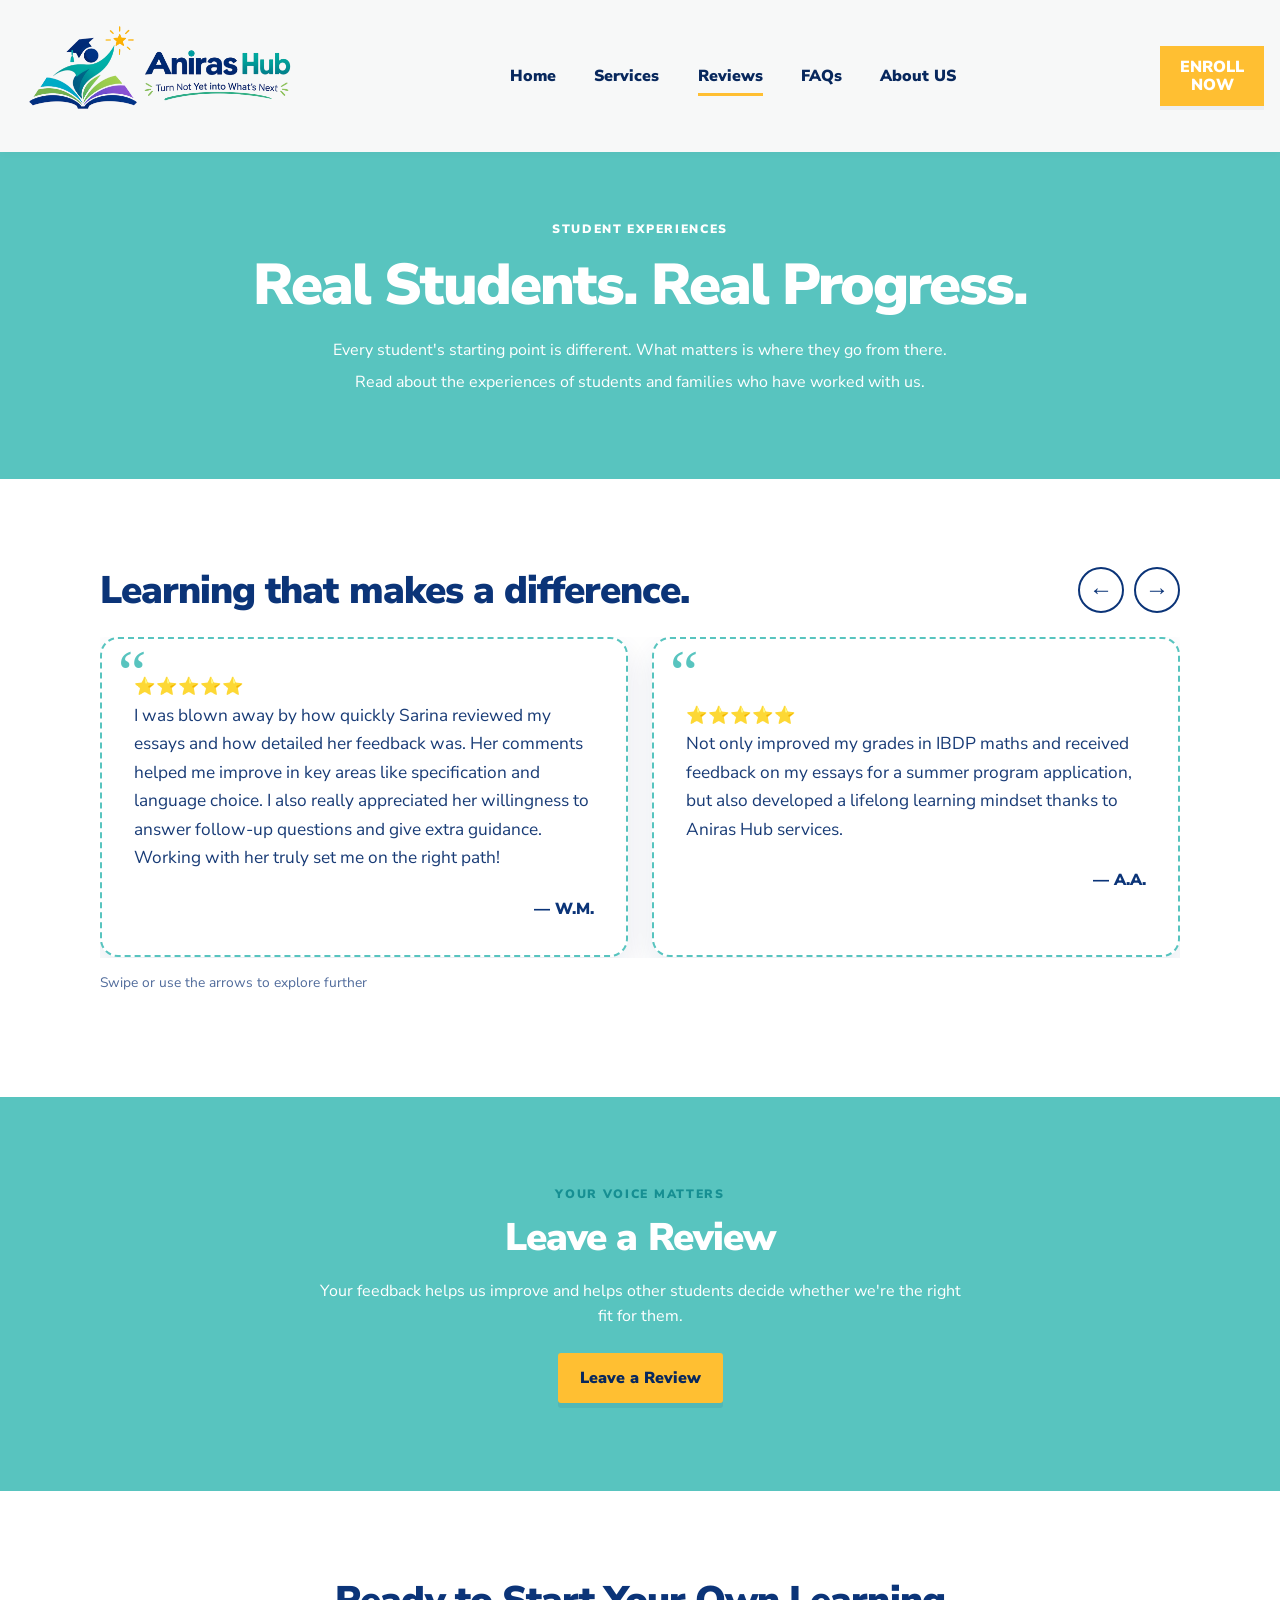
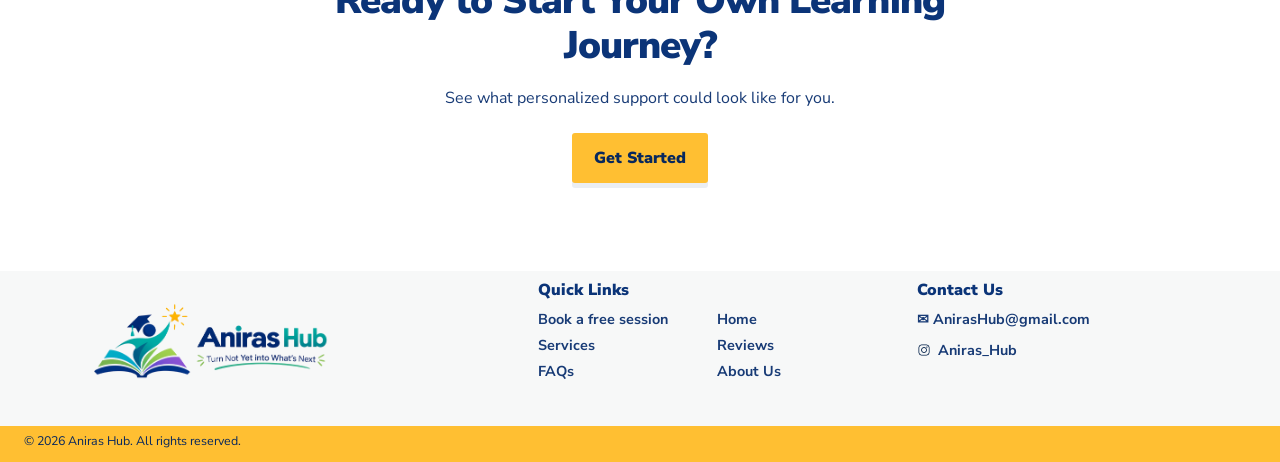
<file: reviews.html>
<!doctype html>
<html lang="en">
  <head>

<!-- Google tag (gtag.js) -->
<script async src="https://www.googletagmanager.com/gtag/js?id=G-6J0DE6ERBE"></script>
<script>
  window.dataLayer = window.dataLayer || [];
  function gtag(){dataLayer.push(arguments);}
  gtag('js', new Date());

  gtag('config', 'G-6J0DE6ERBE');
</script>

    
    <meta charset="utf-8">
    <meta name="viewport" content="width=device-width, initial-scale=1">
    <meta name="description" content="Read about student experiences with Aniras Hub.">
    <title>Reviews | Aniras Hub</title>
    <link rel="icon" href="assets/aniras-hub-logo.png">
    <link rel="preconnect" href="https://fonts.googleapis.com">
    <link rel="preconnect" href="https://fonts.gstatic.com" crossorigin>
    <link href="https://fonts.googleapis.com/css2?family=Nunito+Sans:wght@400;500;600;700;800;900&display=swap" rel="stylesheet">
    <link rel="stylesheet" href="styles.css">
    <script src="script.js" defer></script>
  </head>
  <body>
    <div id="site-header"></div>
    <main>
      <section class="review-hero">
        <p class="eyebrow eyebrow-light">STUDENT EXPERIENCES</p>
        <h1>Real Students. Real Progress.</h1>
        <p>Every student's starting point is different. What matters is where they go from there.</p>
        <p>Read about the experiences of students and families who have worked with us.</p>
      </section>

      <section class="review-carousel-section section-pad">
        <div class="carousel-heading">
          <div>
            <h2>Learning that makes a difference.</h2>
          </div>
          <div class="carousel-controls">
            <button type="button" class="arrow-button" id="review-prev" aria-label="Show previous review">←</button>
            <button type="button" class="arrow-button" id="review-next" aria-label="Show next review">→</button>
          </div>
        </div>

        <div class="review-viewport" id="review-viewport" tabindex="0" aria-label="Student review carousel">
          <div class="review-track" id="review-track">

            <article class="review-card">
              <span class="quote-mark">“</span>
              <p>⭐⭐⭐⭐⭐<br> I was blown away by how quickly Sarina reviewed my essays and how detailed her feedback was. Her comments helped me improve in key areas like specification and language choice. I also really appreciated her willingness to answer follow-up questions and give extra guidance. Working with her truly set me on the right path!</p>
              <p class="review-author">— W.M. </p>
            </article>

            <article class="review-card">
              <span class="quote-mark">“</span>
              <p>⭐⭐⭐⭐⭐<br> Not only improved my grades in IBDP maths and received feedback on my essays for a summer program application, but also developed a lifelong learning mindset thanks to Aniras Hub services.</p>
              <p class="review-author">— A.A.</p>
            </article>

            <article class="review-card">
              <span class="quote-mark">“</span>
              <p>⭐⭐⭐⭐⭐<br> As a non-native English speaker, I really benefited from receiving guidance on learning strategies and independent leaning. I would highly recommend Aniras Hub to any student who wants to get better at what they are doing. </p>
              <p class="review-author">— M.K.</p>
            </article>

            <article class="review-card">
              <span class="quote-mark">“</span>
              <p>⭐⭐⭐⭐⭐<br> I didn't learn; I understood! Getting in-person math and science support has been extremely helpful to my academic performance in the national curriculum. </p>
              <p class="review-author">— H.A.</p>
            </article>

            <article class="review-card review-placeholder">
              <span class="quote-mark">“</span>
              <h3>Your experience could be featured here.</h3>
              <p>Have you learned with Aniras Hub? Share your feedback to help other students discover whether we're the right fit for them.</p>
              <a href="https://forms.gle/Ak16ZvCyWL39sR3o7" target="_blank" rel="noopener">Leave your review →</a>
            </article>

          </div>
        </div>
        <p class="carousel-hint">Swipe or use the arrows to explore further</p>
      </section>

      <section class="review-invite section-pad">
        <div class="container">
          <p class="eyebrow">YOUR VOICE MATTERS</p>
          <h2>Leave a Review</h2>
          <p>Your feedback helps us improve and helps other students decide whether we're the right fit for them.</p>
          <a class="button button-yellow" href="https://forms.gle/Ak16ZvCyWL39sR3o7" target="_blank" rel="noopener">Leave a Review</a>
        </div>
      </section>

      <section class="review-bottom-cta section-pad">
        <h2>Ready to Start Your Own Learning Journey?</h2>
        <p>See what personalized support could look like for you.</p>
        <a class="button button-yellow" href="https://forms.gle/1qeqk1FDT8qyGmPd8" target="_blank" rel="noopener">Get Started</a>
      </section>
    </main>
    <div id="site-footer"></div>
  </body>
</html>
</file>
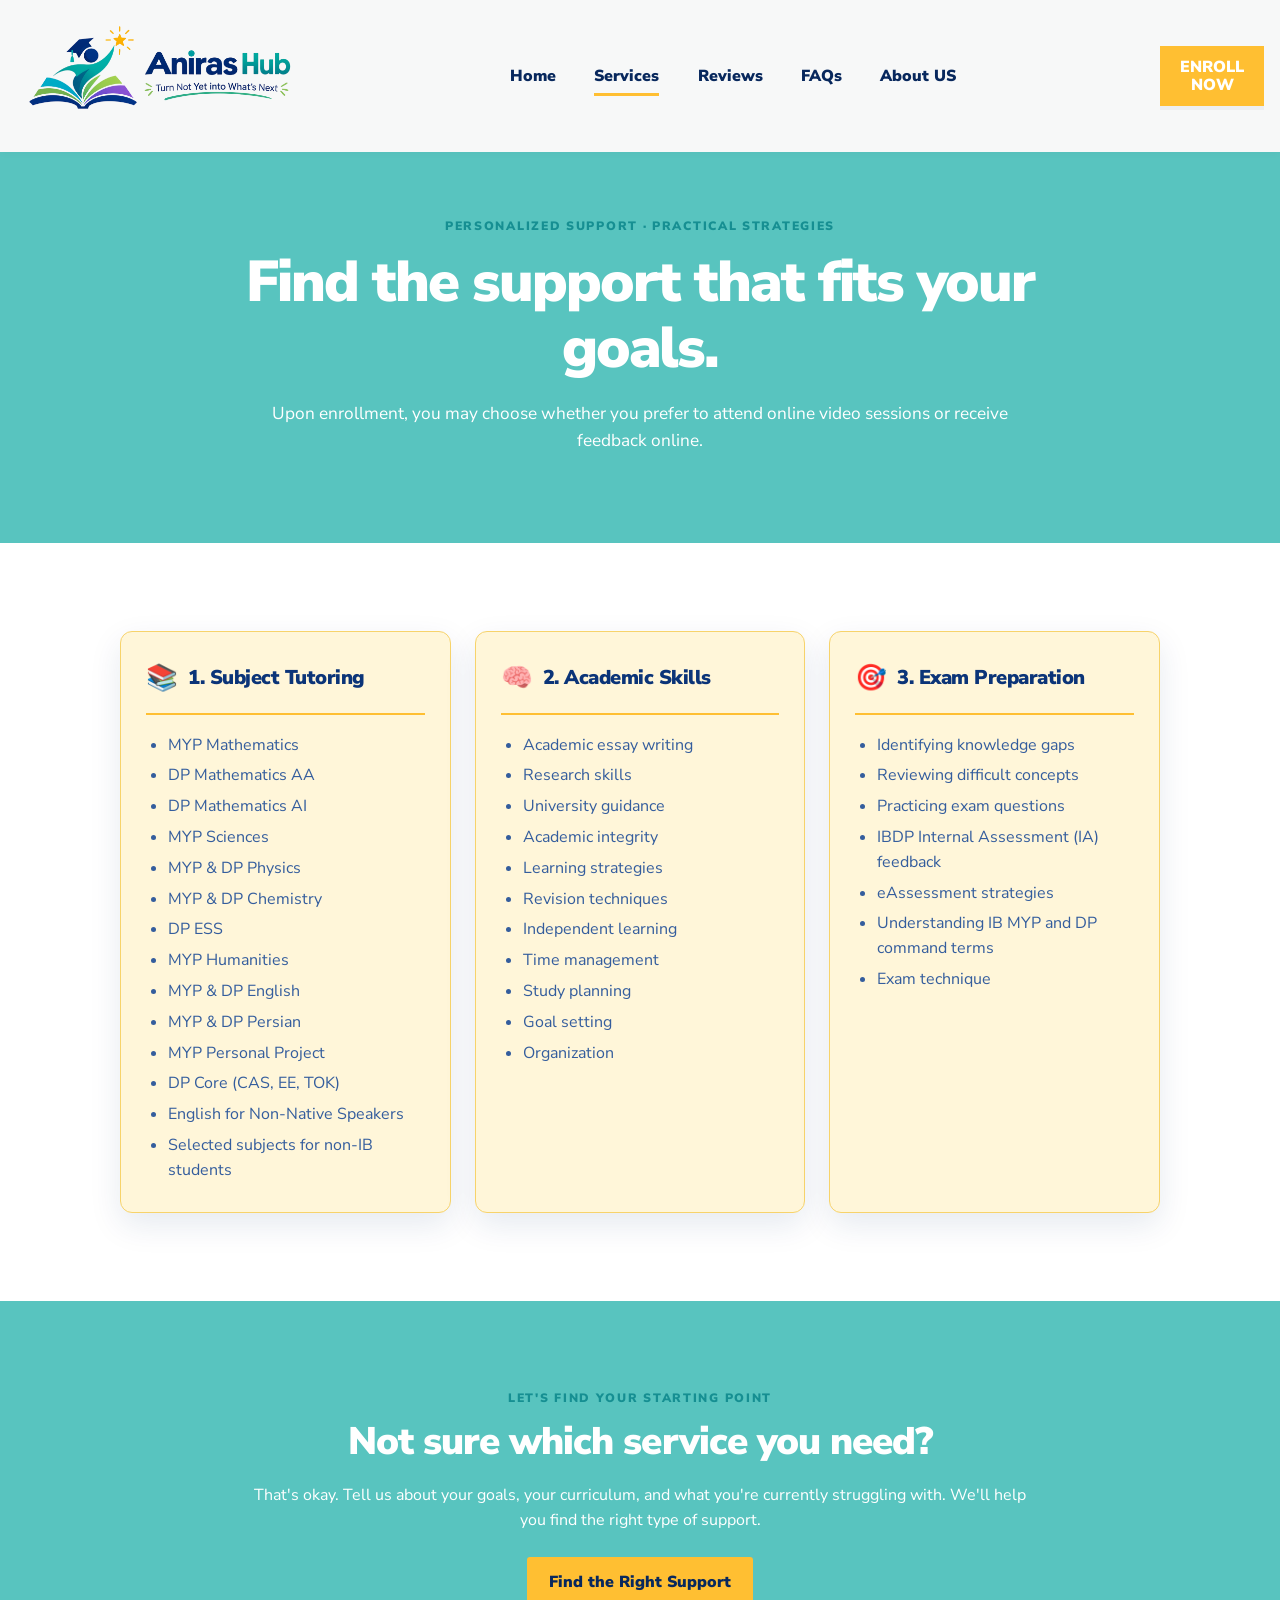
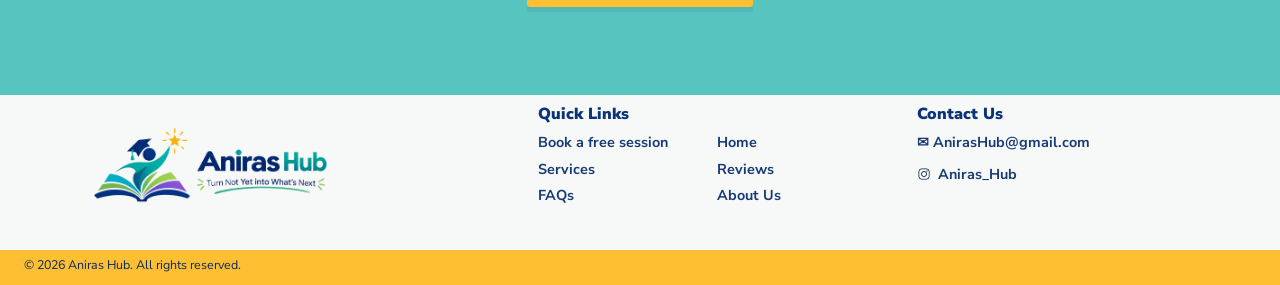
<file: services.html>
<!doctype html>
<html lang="en">
  <head>

<!-- Google tag (gtag.js) -->
<script async src="https://www.googletagmanager.com/gtag/js?id=G-6J0DE6ERBE"></script>
<script>
  window.dataLayer = window.dataLayer || [];
  function gtag(){dataLayer.push(arguments);}
  gtag('js', new Date());

  gtag('config', 'G-6J0DE6ERBE');
</script>

    
    <meta charset="utf-8">
    <meta name="viewport" content="width=device-width, initial-scale=1">
    <meta name="description" content="Explore Aniras Hub tutoring, academic skills, and exam preparation services.">
    <title>Services | Aniras Hub</title>
    <link rel="icon" href="assets/aniras-hub-logo.png">
    <link rel="preconnect" href="https://fonts.googleapis.com">
    <link rel="preconnect" href="https://fonts.gstatic.com" crossorigin>
    <link href="https://fonts.googleapis.com/css2?family=Nunito+Sans:wght@400;500;600;700;800;900&display=swap" rel="stylesheet">
    <link rel="stylesheet" href="styles.css">
    <script src="script.js" defer></script>
  </head>
  <body>
    <div id="site-header"></div>
    <main>
      <section class="page-hero">
        <p class="eyebrow">PERSONALIZED SUPPORT · PRACTICAL STRATEGIES</p>
        <h1>Find the support that fits your goals.</h1>
        <p>Upon enrollment, you may choose whether you prefer to attend online video sessions or receive feedback online.</p>
      </section>

      <section class="services-grid section-pad container">
        <article class="service-card">
          <div class="service-card-head">
            <span>📚</span>
            <h2>1. Subject Tutoring</h2>
          </div>
          <ul>
            <li>MYP Mathematics</li>
            <li>DP Mathematics AA</li>
            <li>DP Mathematics AI</li>
            <li>MYP Sciences</li>
            <li>MYP &amp; DP Physics</li>
            <li>MYP &amp; DP Chemistry</li>
            <li>DP ESS</li>
            <li>MYP Humanities</li>
            <li>MYP &amp; DP English</li>
            <li>MYP &amp; DP Persian</li>
            <li>MYP Personal Project</li>
            <li>DP Core (CAS, EE, TOK)</li>
            <li>English for Non-Native Speakers</li>
            <li>Selected subjects for non-IB students</li>
          </ul>
        </article>

        <article class="service-card">
          <div class="service-card-head">
            <span>🧠</span>
            <h2>2. Academic Skills</h2>
          </div>
          <ul>
            <li>Academic essay writing</li>
            <li>Research skills</li>
            <li>University guidance</li>
            <li>Academic integrity</li>
            <li>Learning strategies</li>
            <li>Revision techniques</li>
            <li>Independent learning</li>
            <li>Time management</li>
            <li>Study planning</li>
            <li>Goal setting</li>
            <li>Organization</li>
          </ul>
        </article>

        <article class="service-card">
          <div class="service-card-head">
            <span>🎯</span>
            <h2>3. Exam Preparation</h2>
          </div>
          <ul>
            <li>Identifying knowledge gaps</li>
            <li>Reviewing difficult concepts</li>
            <li>Practicing exam questions</li>
            <li>IBDP Internal Assessment (IA) feedback</li>
            <li>eAssessment strategies</li>
            <li>Understanding IB MYP and DP command terms</li>
            <li>Exam technique</li>
          </ul>
        </article>
      </section>

      <section class="support-cta section-pad">
        <div class="container">
          <p class="eyebrow">LET'S FIND YOUR STARTING POINT</p>
          <h2>Not sure which service you need?</h2>
          <p>That's okay. Tell us about your goals, your curriculum, and what you're currently struggling with. We'll help you find the right type of support.</p>
          <a class="button button-yellow" href="https://forms.gle/1qeqk1FDT8qyGmPd8" target="_blank" rel="noopener">Find the Right Support</a>
        </div>
      </section>
    </main>
    <div id="site-footer"></div>
  </body>
</html>
</file>
<file: styles.css>
:root {
    --navy: #0b3478;
    --navy-dark: #08285d;
    --teal: #58c4bf;
    --teal-dark: #168f92;
    --yellow: #ffbf32;
    --yellow-hover: #e9a90e;
    --paper: #f7f8f8;
    --white: #fff;
    --ink: #183b76;
    --muted: #506b9b;
    --line: #dce7e8;
    --shadow: 0 12px 32px rgba(9, 47, 104, .10);
    --radius: 18px;
}


/* Keep Aniras Hub's original light color palette,
   regardless of the visitor's device theme */
:root {
    color-scheme: light;
}

html {
    color-scheme: light;
}


* {
    box-sizing: border-box;
}

html {
    scroll-behavior: smooth;
    scroll-padding-top: 100px;
}

body {
    margin: 0;
    font-family: 'Nunito Sans', Arial, sans-serif;
    color: var(--ink);
    line-height: 1.55;
    background: #fff;
}

img {
    max-width: 100%;
    display: block;
}

a {
    color: inherit;
}

h1, h2, h3, p {
    margin-top: 0;
}

h1, h2, h3 {
    line-height: 1.16;
    color: var(--navy);
}

h1 {
    font-size: clamp(2.25rem, 4.5vw, 4.25rem);
    font-weight: 900;
    letter-spacing: -.035em;
    margin-bottom: 1.2rem;
}

h2 {
    font-size: clamp(1.8rem, 3vw, 2.8rem);
    font-weight: 900;
    letter-spacing: -.025em;
    margin-bottom: 1.15rem;
}

h3 {
    font-size: 1.12rem;
    font-weight: 800;
    margin-bottom: .4rem;
}

p {
    margin-bottom: 1rem;
}

.container {
    width: min(1160px, calc(100% - 48px));
    margin-inline: auto;
}

.section-pad {
    padding: clamp(48px, 7vw, 88px) max(24px, calc((100vw - 1160px)/2));
}

.eyebrow {
    font-size: .76rem;
    letter-spacing: .14em;
    font-weight: 900;
    color: var(--teal-dark);
    margin-bottom: .8rem;
}

.eyebrow-light {
    color: #fff;
}

.lead {
    font-size: 1.2rem;
    font-weight: 700;
}

.button {
    display: inline-flex;
    justify-content: center;
    align-items: center;
    gap: .5rem;
    padding: 13px 20px;
    border-radius: 3px;
    font-weight: 900;
    text-decoration: none;
    text-align: center;
    line-height: 1.25;
    transition: background .2s ease, transform .2s ease, box-shadow .2s ease;
    border: 2px solid transparent;
    cursor: pointer;
}

.button:hover,
.button:focus-visible {
    transform: translateY(-2px);
}

.button-yellow {
    background: var(--yellow);
    color: var(--navy-dark);
    box-shadow: 0 5px 0 rgba(8, 40, 93, .08);
}

.button-yellow:hover,
.button-yellow:focus-visible {
    background: var(--yellow-hover);
}

.button-outline {
    border-color: rgba(255, 255, 255, .9);
    color: #fff;
    background: transparent;
}

.button-outline:hover,
.button-outline:focus-visible {
    background: rgba(255, 255, 255, .16);
}

.button-row {
    display: flex;
    gap: 12px;
    flex-wrap: wrap;
    margin-top: 1.6rem;
}

/* Shared header and footer are inserted by script.js. */

.site-header {
    background: var(--paper);
    position: sticky;
    top: 0;
    z-index: 50;
    box-shadow: 0 2px 8px rgba(0, 0, 0, .025);
}

.nav-inner {
    width: min(1280px, calc(100% - 32px));
    min-height: 100px;
    margin: auto;
    display: flex;
    align-items: center;
    justify-content: space-between;
    gap: 24px;
}

.brand {
    display: flex;
    align-items: center;
    flex: 0 1 290px;
    min-width: 145px;
}

.brand img {
    width: 100%;
    max-width: 550px;
    max-height: 152px;
    object-fit: contain;
}

.nav-links {
    display: flex;
    align-items: center;
    gap: clamp(16px, 3vw, 42px);
}

.nav-links a {
    position: relative;
    text-decoration: none;
    color: var(--navy-dark);
    font-size: 1rem;
    font-weight: 900;
    padding: 12px 0;
    white-space: nowrap;
}

.nav-links a::after {
    content: "";
    position: absolute;
    left: 0;
    right: 0;
    bottom: 4px;
    height: 3px;
    background: var(--yellow);
    transform: scaleX(0);
    transform-origin: left;
    transition: transform .2s ease;
}

.nav-links a:hover::after,
.nav-links a:focus-visible::after,
.nav-links a[aria-current="page"]::after {
    transform: scaleX(1);
}

.nav-enroll {
    background: var(--yellow);
    color: #fff;
    text-decoration: none;
    font-weight: 900;
    line-height: 1.15;
    text-align: center;
    padding: 12px 16px;
    min-width: 104px;
    transition: background .2s ease;
    box-shadow: 0 4px 0 rgba(8, 40, 93, .04);
}

.nav-enroll:hover,
.nav-enroll:focus-visible {
    background: var(--yellow-hover);
}

.menu-toggle {
    display: none;
    background: none;
    border: 0;
    color: var(--navy);
    font-size: 1.8rem;
    cursor: pointer;
}

.site-footer {
    background: var(--paper);
    border-bottom: 6px solid var(--yellow);
}

.footer-inner {
    width: min(1280px, calc(100% - 48px));
    margin: auto;
    display: grid;
    grid-template-columns: 1.4fr 1fr 1fr;
    gap: 40px;
    padding: 10px 0 10px;
    align-items: start;
}

.footer-brand img {
    width: 375px;
    max-height: 135px;
    object-fit: contain;
}

.footer-column h2 {
    font-size: 1rem;
    margin: 0 0 8px;
    letter-spacing: 0;
}

.footer-links {
    display: grid;
    grid-template-columns: repeat(2, minmax(100px, 1fr));
    gap: 4px 18px;
}

.footer-column a {
    font-size: .9rem;
    text-decoration: none;
    font-weight: 700;
}

.footer-column a:hover {
    text-decoration: underline;
    color: var(--teal-dark);
}

.contact-list {
    display: grid;
    gap: 9px;
}

.copyright {
    background: var(--yellow);
    color: var(--navy-dark);
    font-size: .78rem;
    padding: 5px max(24px, calc((100vw - 1280px)/2));
    margin: 0;
}

/* Home */

.hero {
    background: var(--teal);
    color: #fff;
    position: relative;
    overflow: hidden;
}

.home-hero {
    min-height: 445px;
    display: grid;
    grid-template-columns: 1.15fr .85fr;
    align-items: center;
    padding: 58px max(24px, calc((100vw - 1200px)/2));
    gap: 20px;
}

.hero-copy {
    position: relative;
    z-index: 2;
    max-width: 700px;
}

.hero-copy h1 {
    color: #fff;
    font-size: clamp(2.2rem, 4.2vw, 3.7rem);
}

.hero-copy h1 span {
    color: #fff;
}

.hero-copy p {
    max-width: 650px;
}

.hero-emphasis {
    font-size: 1.08rem;
    font-weight: 800;
    margin-top: 1.35rem;
}


.hero-photo-wrap {
    position: relative;
    align-self: stretch;
    min-height: 330px;
    margin-right: calc((min(1200px, 100vw - 48px) - 100vw)/2);
    overflow: hidden;
}

.hero-photo-wrap::before {
    content: "";
    position: absolute;
    inset: 0;
    z-index: 1;
    pointer-events: none;
    background: linear-gradient(90deg, var(--teal) 0%, rgba(88, 196, 191, .68) 13%, rgba(88, 196, 191, .08) 48%, rgba(88, 196, 191, .05) 80%, var(--teal) 100%), linear-gradient(0deg, rgba(88, 196, 191, .35), transparent 30%, transparent 70%, rgba(88, 196, 191, .25));
}

.hero-photo {
    width: 100%;
    height: 100%;
    position: absolute;
    inset: 0;
    object-fit: cover;
    object-position: center;
    mix-blend-mode: multiply;
    opacity: .94;
}

.split-section {
    display: grid;
    grid-template-columns: 1fr 1fr;
    gap: clamp(36px, 8vw, 100px);
    width: min(1160px, 100%);
    margin: auto;
}

.split-section h2 {
    font-size: clamp(2rem, 3.2vw, 2.8rem);
}

.audience-item {
    margin: 0 0 1.25rem;
}

.audience-item h3 {
    color: #2857a0;
    margin-bottom: .15rem;
}

.audience-item p,
.steps p {
    color: #3f67a5;
    margin-bottom: 0;
    line-height: 1.45;
}

.section-intro {
    color: #f0a915;
    font-weight: 700;
}

.steps {
    padding: 0;
    margin: 20px 0 24px;
    list-style: none;
    display: grid;
    gap: 20px;
}

.steps li {
    display: grid;
    grid-template-columns: 30px 1fr;
    gap: 12px;
}

.step-number {
    background: var(--navy);
    color: #fff;
    font-weight: 900;
    font-size: 1.1rem;
    text-align: center;
    height: 30px;
    line-height: 30px;
}

.steps h3 {
    color: #2857a0;
    margin-bottom: .2rem;
}

.benefits-section {
    background: var(--teal);
    color: #fff;
}

.benefits-section h2 {
    color: #fff;
}

.benefit-grid {
    display: grid;
    grid-template-columns: repeat(4, 1fr);
    gap: 18px;
    margin: 26px 0 20px;
}

.benefit-card {
    background: #fff;
    color: #3e65a0;
    padding: 22px 18px 24px;
    text-align: center;
    min-height: 210px;
    box-shadow: 0 6px 18px rgba(8, 40, 93, .05);
}

.benefit-card h3 {
    font-size: 1.02rem;
    min-height: 48px;
}

.benefit-card p {
    margin-bottom: 0;
    line-height: 1.45;
}

.benefit-icon {
    display: block;
    font-size: 1.65rem;
    margin-bottom: 8px;
}

.tutor-link {
    font-weight: 800;
    margin: 14px 10px 4px;
}

.tutor-link a {
    color: #fff;
    text-decoration: underline;
    text-decoration-color: var(--yellow);
    text-decoration-thickness: 2px;
}

.brand-line {
    font-weight: 800;
    margin: 0 10px;
}

.final-cta {
    display: flex;
    align-items: center;
    justify-content: space-between;
    gap: 30px;
}

.final-cta h2 {
    margin-bottom: 12px;
}

.final-cta p {
    margin-bottom: 0;
}

.final-cta .eyebrow {
    color: #e7a514;
}

/* Services */

.page-hero {
    background: var(--teal);
    color: white;
    text-align: center;
    padding: 65px 24px 72px;
}

.page-hero h1 {
    color: white;
    max-width: 900px;
    margin-inline: auto;
}

.page-hero > p:not(.eyebrow) {
    max-width: 750px;
    margin-inline: auto;
    font-size: 1.08rem;
}

.services-grid {
    display: grid;
    grid-template-columns: repeat(3, 1fr);
    gap: 24px;
    align-items: stretch;
}

.service-card {
    background: #fff6d9;
    border: 1px solid #f7d36b;
    border-radius: 12px;
    padding: 26px 25px;
    box-shadow: var(--shadow);
}

.service-card-head {
    display: flex;
    gap: 10px;
    align-items: center;
    border-bottom: 2px solid var(--yellow);
    padding-bottom: 15px;
    margin-bottom: 15px;
}

.service-card-head > span {
    font-size: 1.6rem;
}

.service-card h2 {
    font-size: 1.25rem;
    margin: 0;
}

.service-card ul {
    margin: 0;
    padding-left: 22px;
    color: #345d9d;
}

.service-card li {
    padding: 3px 0;
}

.support-cta {
    background: var(--teal);
    text-align: center;
    color: #fff;
}

.support-cta h2 {
    color: #fff;
}

.support-cta p:not(.eyebrow) {
    max-width: 780px;
    margin: 0 auto 24px;
}

/* Reviews */

.review-hero {
    background: var(--teal);
    text-align: center;
    color: #fff;
    padding: 68px 24px 76px;
}

.review-hero h1 {
    color: #fff;
}

.review-hero p:not(.eyebrow) {
    max-width: 720px;
    margin: 0 auto 8px;
}

.review-carousel-section {
    max-width: 1200px;
    margin: auto;
}

.carousel-heading {
    display: flex;
    justify-content: space-between;
    align-items: end;
    gap: 20px;
    margin-bottom: 24px;
}

.carousel-heading h2 {
    margin-bottom: 0;
}

.carousel-controls {
    display: flex;
    gap: 10px;
}

.arrow-button {
    width: 46px;
    height: 46px;
    border: 2px solid var(--navy);
    border-radius: 50%;
    background: #fff;
    color: var(--navy);
    font-size: 1.5rem;
    cursor: pointer;
    transition: background .2s, color .2s;
}

.arrow-button:hover,
.arrow-button:focus-visible {
    background: var(--navy);
    color: #fff;
}

.review-viewport {
    overflow: hidden;
    touch-action: pan-y;
    cursor: grab;
}

.review-viewport:active {
    cursor: grabbing;
}

.review-track {
    display: flex;
    flex-wrap: nowrap;
    gap: 24px;
    width: 100%;
    transition: transform .42s ease;
    will-change: transform;
}

.review-card {
    flex: 0 0 calc((100% - 24px) / 2);
    min-width: 0;
}

.review-card {
    position: relative;
    border: 2px dashed var(--teal);
    border-radius: 18px;
    padding: 34px 32px;
    min-height: 250px;
    background: #fff;
    box-shadow: var(--shadow);
    display: flex;
    flex-direction: column;
    justify-content: center;
}

.quote-mark {
    position: absolute;
    top: 2px;
    left: 16px;
    font-family: Georgia, serif;
    font-size: 4rem;
    color: var(--teal);
    line-height: 1;
}

.review-card > p:not(.review-author) {
    font-size: 1.08rem;
    line-height: 1.65;
}

.review-author {
    font-weight: 900;
    color: var(--navy);
    margin: 8px 0 0 auto;
}

.review-placeholder {
    background: #f7fbfb;
}

.review-placeholder h3 {
    font-size: 1.4rem;
    margin-top: 22px;
}

.review-placeholder a {
    color: var(--navy);
    font-weight: 900;
}

.carousel-hint {
    font-size: .86rem;
    color: var(--muted);
    margin-top: 14px;
}

.review-invite {
    background: var(--teal);
    color: #fff;
    text-align: center;
}

.review-invite h2 {
    color: #fff;
}

.review-invite p:not(.eyebrow) {
    max-width: 650px;
    margin: 0 auto 24px;
}

.review-bottom-cta {
    text-align: center;
}

.review-bottom-cta h2 {
    max-width: 760px;
    margin-inline: auto;
}

.review-bottom-cta p {
    margin-bottom: 22px;
}

/* FAQs */

.faq-hero {
    background: var(--teal);
    text-align: center;
    color: #fff;
    padding: 62px 24px 55px;
}

.faq-hero h1 {
    color: #fff;
}

.faq-list {
    max-width: 960px;
    padding-top: 44px;
    padding-bottom: 80px;
}

.faq-item {
    border-bottom: 1px solid rgba(9, 52, 120, .14);
    padding: 8px 0;
}

.faq-item summary {
    cursor: pointer;
    list-style: none;
    position: relative;
    display: block;
    padding: 12px 44px 12px 16px;
    background: #fff8e5;
    color: var(--navy);
    font-weight: 900;
    border-radius: 12px;
    transition: background .2s;
}

.faq-item summary::-webkit-details-marker {
    display: none;
}

.faq-item summary::after {
    content: "+";
    position: absolute;
    right: 16px;
    top: 50%;
    transform: translateY(-50%);
    font-size: 1.45rem;
    color: #c28a00;
}

.faq-item[open] summary {
    background: var(--yellow);
}

.faq-item[open] summary::after {
    content: "−";
}

.faq-answer {
    padding: 16px 20px 18px;
    color: #3e6195;
}

.faq-answer p:last-child {
    margin-bottom: 0;
}

.faq-answer a {
    color: var(--navy);
    font-weight: 900;
    text-decoration-color: var(--yellow);
    text-decoration-thickness: 2px;
}

/* About */

.about-hero {
    background: var(--teal);
    color: #fff;
    display: grid;
    grid-template-columns: 1.25fr .75fr;
    align-items: center;
    gap: clamp(32px, 7vw, 90px);
}

.about-hero h1,
.about-hero h2 {
    color: #fff;
}

.about-hero h1 {
    margin-bottom: .6rem;
}

.about-hero h2 {
    font-size: 1.7rem;
}

.about-hero p {
    max-width: 740px;
}

.founder-photo-frame {
    border: 8px solid rgba(255, 255, 255, .55);
    border-radius: 180px 180px 18px 18px;
    overflow: hidden;
    max-width: 360px;
    justify-self: center;
    box-shadow: 0 20px 40px rgba(8, 40, 93, .12);
}

.founder-photo-frame img {
    width: 100%;
    aspect-ratio: 4/5;
    object-fit: cover;
    object-position: center top;
}

.about-story {
    background: #fff;
}

.narrow-copy {
    max-width: 850px;
}

.narrow-copy h2 {
    max-width: 650px;
}

.narrow-copy p {
    font-size: 1.07rem;
    color: #3e6195;
}

.quote-section {
    background: #fff8e5;
    text-align: center;
}

.quote-large {
    font-size: clamp(1.8rem, 4vw, 3.2rem);
    font-weight: 900;
    color: var(--navy);
    line-height: 1.3;
    max-width: 950px;
    margin: 0 auto 20px;
}

.quote-large span {
    color: #13999b;
}

.quote-small {
    font-size: 1.1rem;
    font-weight: 800;
    color: #4168a3;
    margin-bottom: 0;
}

.values-section {
    background: #f7f9fb;
}

.values-grid {
    display: grid;
    grid-template-columns: repeat(4, 1fr);
    gap: 18px;
    margin-top: 30px;
}

.values-grid article {
    background: #fff;
    border-radius: 12px;
    padding: 22px;
    box-shadow: var(--shadow);
}

.values-grid article > span {
    color: #e7a514;
    font-size: 1.7rem;
    font-weight: 900;
}

.values-grid h3 {
    margin-top: 12px;
}

.values-grid p {
    color: #526c9b;
    margin-bottom: 0;
}

.about-contact {
    text-align: center;
}

.about-contact p {
    color: #526c9b;
}

.contact-links {
    display: flex;
    justify-content: center;
    gap: 18px;
    flex-wrap: wrap;
}

.contact-links a {
    font-weight: 900;
    text-decoration: none;
    border: 1px solid var(--line);
    padding: 12px 18px;
    border-radius: 8px;
}

.contact-links a:hover {
    background: #f3f9f9;
}

.about-final-cta {
    background: var(--teal);
    text-align: center;
}

.cta-panel {
    max-width: 760px;
    margin: auto;
    background: #ffda78;
    padding: clamp(28px, 5vw, 52px);
    border-radius: 4px;
}

.cta-panel h2 {
    font-size: clamp(1.7rem, 3.5vw, 2.5rem);
}

.cta-panel p:not(.eyebrow) {
    max-width: 580px;
    margin: 0 auto 24px;
}

/* Responsive styles */

@media (max-width: 950px) {
    .nav-inner {
        min-height: 76px;
    }

    .brand {
        flex-basis: 220px;
    }

    .brand img {
        max-width: 220px;
    }

    .nav-links {
        gap: 18px;
    }

    .nav-links a {
        font-size: .92rem;
    }

    .home-hero {
        grid-template-columns: 1fr .72fr;
    }

    .hero-photo-wrap {
        margin-right: -24px;
    }

    .benefit-grid {
        grid-template-columns: repeat(2, 1fr);
    }

    .services-grid {
        gap: 14px;
    }

    .service-card {
        padding: 20px 18px;
    }

    .footer-inner {
        grid-template-columns: 1fr 1fr;
    }

    .footer-brand {
        grid-column: 1/-1;
    }

    .footer-brand img {
        max-width: 220px;
    }

    .values-grid {
        grid-template-columns: repeat(2, 1fr);
    }
}

@media (max-width: 700px) {
    .container {
        width: min(100% - 36px, 560px);
    }

    .nav-inner {
        width: calc(100% - 28px);
        min-height: 72px;
        gap: 10px;
    }

    .brand {
        flex: 1 1 auto;
        max-width: 220px;
    }

    .brand img {
        max-width: 200px;
        max-height: 62px;
    }

    .menu-toggle {
        display: block;
        order: 3;
    }

    .nav-enroll {
        font-size: .78rem;
        min-width: 84px;
        padding: 10px;
    }

    .nav-links {
        display: none;
        position: absolute;
        top: 100%;
        left: 0;
        right: 0;
        background: var(--paper);
        padding: 12px 22px 22px;
        box-shadow: 0 12px 18px rgba(0, 0, 0, .08);
        flex-direction: column;
        align-items: stretch;
        gap: 0;
    }

    .nav-links.is-open {
        display: flex;
    }

    .nav-links a {
        padding: 13px 4px;
        font-size: 1rem;
    }

    .nav-links a::after {
        bottom: 6px;
        right: auto;
        width: 54px;
    }

    .home-hero {
        display: flex;
        flex-direction: column;
        align-items: stretch;
        padding: 42px 22px 0;
        gap: 22px;
    }

    .hero-copy h1 {
        font-size: clamp(2.1rem, 9vw, 3rem);
    }

    .hero-photo-wrap {
        height: 260px;
        min-height: 260px;
        margin: 0 -22px;
    }

    .hero-photo-wrap::before {
        background: linear-gradient(180deg, var(--teal) 0%, rgba(88, 196, 191, .08) 28%, rgba(88, 196, 191, .02) 65%, var(--teal) 100%), linear-gradient(90deg, rgba(88, 196, 191, .15), transparent 20%, transparent 80%, rgba(88, 196, 191, .15));
    }

    .hero-photo {
        mix-blend-mode: multiply;
    }

    .button-row {
        align-items: stretch;
    }

    .button-row .button {
        flex: 1 1 190px;
    }

    .split-section {
        grid-template-columns: 1fr;
        gap: 38px;
        padding: 46px 22px;
    }

    .benefits-section {
        padding: 46px 22px;
    }

    .benefit-grid {
        grid-template-columns: 1fr 1fr;
        gap: 12px;
    }

    .benefit-card {
        padding: 18px 12px;
        min-height: 0;
    }

    .benefit-card h3 {
        font-size: .96rem;
        min-height: 0;
    }

    .final-cta {
        align-items: flex-start;
        flex-direction: column;
        padding: 48px 22px;
    }

    .footer-inner {
        width: calc(100% - 36px);
        grid-template-columns: 1fr 1fr;
        gap: 24px 16px;
        padding: 26px 0;
    }

    .footer-brand {
        grid-column: 1/-1;
    }

    .footer-brand img {
        max-width: 205px;
    }

    .footer-links {
        grid-template-columns: 1fr;
        gap: 7px;
    }

    .footer-column h2 {
        font-size: .98rem;
    }

    .footer-column a {
        font-size: .83rem;
        overflow-wrap: anywhere;
    }

    .copyright {
        padding: 6px 18px;
    }

    .page-hero,
    .review-hero {
        padding: 48px 20px;
    }

    .services-grid {
        grid-template-columns: 1fr;
        padding-top: 34px;
        padding-bottom: 42px;
    }

    .service-card {
        padding: 24px;
    }

    .support-cta {
        padding: 48px 22px;
    }

    .carousel-heading {
        align-items: start;
    }

    .carousel-heading h2 {
        font-size: 1.7rem;
    }

    @media (max-width: 700px) {
    .review-track {
        gap: 14px;
    }

    .review-card {
        flex: 0 0 82vw;
    }
}

    .review-card {
        padding: 34px 22px 24px;
        min-height: 285px;
    }

    .review-card > p:not(.review-author) {
        font-size: 1rem;
    }

    .review-carousel-section {
        padding: 46px 18px;
    }

    .arrow-button {
        width: 40px;
        height: 40px;
    }

    .review-invite,
    .review-bottom-cta {
        padding: 48px 22px;
    }

    .faq-list {
        padding: 30px 18px 58px;
    }

    .faq-item summary {
        font-size: .96rem;
        padding: 13px 42px 13px 13px;
    }

    .faq-answer {
        padding: 14px 12px;
    }

    .about-hero {
        grid-template-columns: 1fr;
        padding: 46px 22px;
        gap: 26px;
    }

    .about-hero-copy {
        order: 1;
    }

    .founder-photo-frame {
        order: 0;
        width: min(250px, 75%);
    }

    .about-story,
    .quote-section,
    .values-section,
    .about-contact,
    .about-final-cta {
        padding: 46px 22px;
    }

    .values-grid {
        grid-template-columns: 1fr;
    }

    .contact-links {
        flex-direction: column;
        align-items: stretch;
    }

    .cta-panel {
        padding: 30px 20px;
    }
}

@media (prefers-reduced-motion: reduce) {
    html {
        scroll-behavior: auto;
    }

    *,
    *::before,
    *::after {
        transition: none !important;
        animation: none !important;
    }
}



/* Keep each footer contact icon beside its text */
.contact-list a {
    display: flex;
    flex-direction: row;
    align-items: center;
    justify-content: flex-start;
    flex-wrap: nowrap;
    gap: 7px;
    width: fit-content;
    max-width: 100%;
    white-space: nowrap;
}

/* Prevent contact icons from shrinking or moving to another line */
.contact-list a img,
.contact-list a .instagram-icon {
    display: block;
    flex: 0 0 14px;
    width: 14px;
    height: 14px;
}

/* Keep contact links on one line on mobile */
@media (max-width: 700px) {
    .contact-list a {
        white-space: nowrap;
    }
}

/* Instagram icon: dark blue to match the contact text */
.instagram-icon {
    width: 14px;
    height: 14px;
    flex: 0 0 14px;
    object-fit: contain;
    filter: brightness(0) saturate(100%)
            invert(12%) sepia(43%)
            saturate(2430%) hue-rotate(196deg)
            brightness(91%) contrast(103%);
}


/* About page: align Instagram icon and text inside the button */
.contact-links a {
    display: inline-flex;
    flex-direction: row;
    align-items: center;
    justify-content: center;
    flex-wrap: nowrap;
    gap: 7px;
}
</file>
